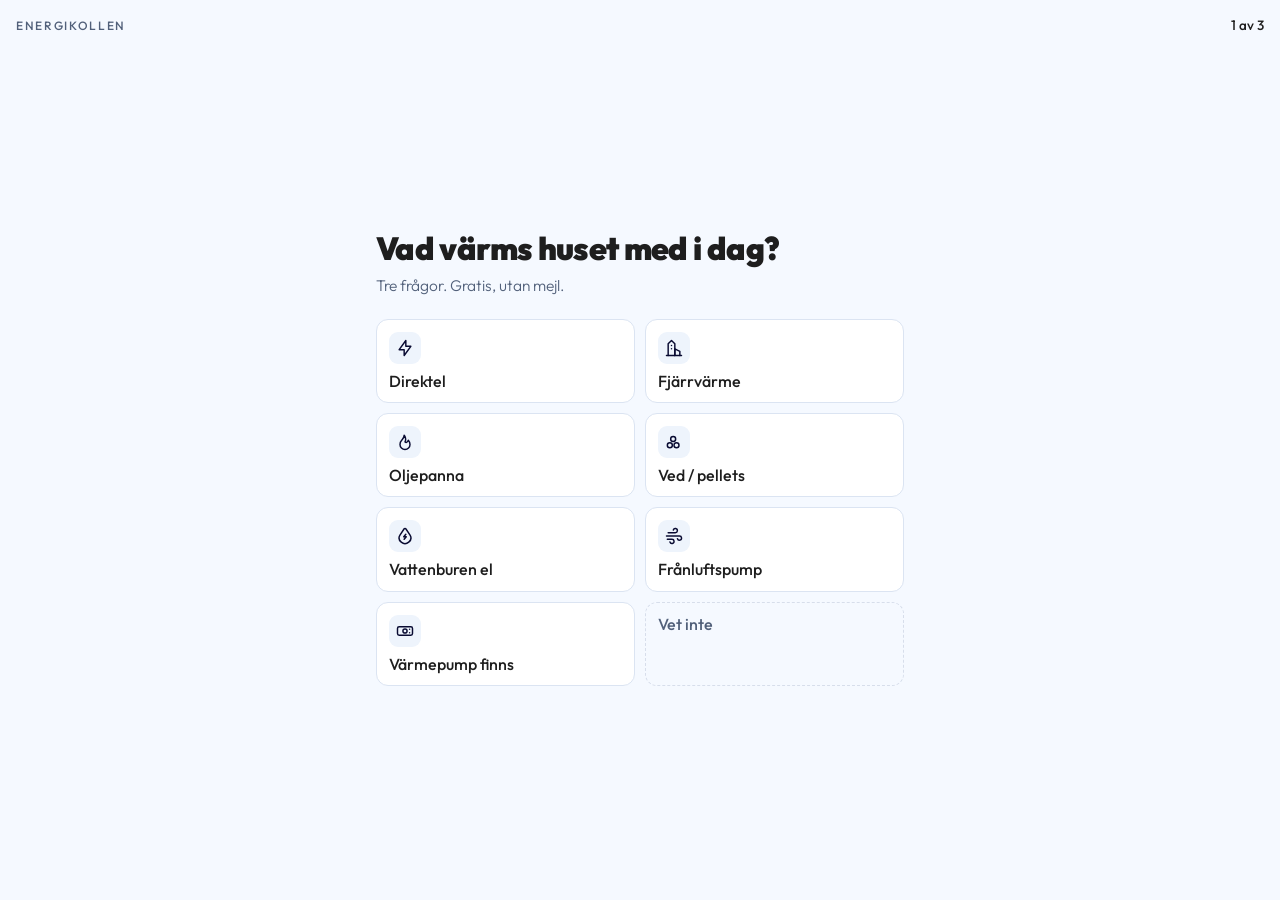
<file: next/index.html>
<!DOCTYPE html>
<html lang="sv">
<head>
<meta charset="utf-8">
<meta name="viewport" content="width=device-width, initial-scale=1">
<title>Energikollen: vad kostar det att värma ditt hus?</title>
<meta name="description" content="Tre snabba frågor. Se vad värmen kostar i ditt hus och vad som är värt att göra. Gratis, utan mejl. Försiktiga schabloner, ROT 30 procent på arbetet.">
<meta property="og:title" content="Energikollen: vad kostar det att värma ditt hus?">
<meta property="og:description" content="Tre snabba frågor. Se vad värmen kostar i ditt hus och vad som är värt att göra.">
<link rel="stylesheet" href="tool.css?v=1">
</head>
<body>

<a class="skip-link" href="#main">Hoppa till innehållet</a>

<header class="ek-chrome">
  <span class="ek-mark">Energikollen</span>
  <span class="ek-progress" id="ekProgress">1 av 3</span>
</header>
<button type="button" class="ek-back" id="ekBack" aria-label="Föregående fråga" hidden>
  <svg viewBox="0 0 24 24" fill="none" stroke="currentColor" stroke-width="1.75" stroke-linecap="round" stroke-linejoin="round" aria-hidden="true"><path d="M15 6l-6 6l6 6"/></svg>
</button>

<main id="main">

  <!-- ============ Q1 — the branch driver (never skippable) ============ -->
  <section class="view is-active" id="view-q1" aria-labelledby="q1-h">
    <div class="view-body">
      <h1 class="q-title" id="q1-h" tabindex="-1">Vad värms huset med i dag?</h1>
      <p class="q-sub">Tre frågor. Gratis, utan mejl.</p>

      <div class="q-options q-options--icons" id="q1Grid" role="radiogroup" aria-labelledby="q1-h">
        <button type="button" class="opt-card" role="radio" aria-checked="false" data-value="direktel">
          <span class="opt-ic" aria-hidden="true"><svg viewBox="0 0 24 24" fill="none" stroke="currentColor" stroke-width="1.75" stroke-linecap="round" stroke-linejoin="round"><path d="M13 3v7h6l-8 11v-7H5l8-11z"/></svg></span>
          <span class="opt-lbl">Direktel</span>
          <svg class="opt-check" viewBox="0 0 24 24" fill="none" stroke="currentColor" stroke-width="2.2" stroke-linecap="round" stroke-linejoin="round" aria-hidden="true"><path d="M5 12l5 5l10 -10"/></svg>
        </button>
        <button type="button" class="opt-card" role="radio" aria-checked="false" data-value="fjarrvarme">
          <span class="opt-ic" aria-hidden="true"><svg viewBox="0 0 24 24" fill="none" stroke="currentColor" stroke-width="1.75" stroke-linecap="round" stroke-linejoin="round"><path d="M3 21h18"/><path d="M5 21V7l4-4 4 4v14"/><path d="M13 21v-8l6 3v5"/><path d="M9 9h.01"/><path d="M9 13h.01"/></svg></span>
          <span class="opt-lbl">Fjärrvärme</span>
          <svg class="opt-check" viewBox="0 0 24 24" fill="none" stroke="currentColor" stroke-width="2.2" stroke-linecap="round" stroke-linejoin="round" aria-hidden="true"><path d="M5 12l5 5l10 -10"/></svg>
        </button>
        <button type="button" class="opt-card" role="radio" aria-checked="false" data-value="olja">
          <span class="opt-ic" aria-hidden="true"><svg viewBox="0 0 24 24" fill="none" stroke="currentColor" stroke-width="1.75" stroke-linecap="round" stroke-linejoin="round"><path d="M12 12c2-2.96 0-7-1-8c0 3.04-1.77 4.74-3 6c-1.23 1.26-2 3.24-2 5a6 6 0 1 0 12 0c0-1.53-1.06-3.94-2-5c-1.79 3-2.79 3-4 2z"/></svg></span>
          <span class="opt-lbl">Oljepanna</span>
          <svg class="opt-check" viewBox="0 0 24 24" fill="none" stroke="currentColor" stroke-width="2.2" stroke-linecap="round" stroke-linejoin="round" aria-hidden="true"><path d="M5 12l5 5l10 -10"/></svg>
        </button>
        <button type="button" class="opt-card" role="radio" aria-checked="false" data-value="vedpellets">
          <span class="opt-ic" aria-hidden="true"><svg viewBox="0 0 24 24" fill="none" stroke="currentColor" stroke-width="1.75" stroke-linecap="round" stroke-linejoin="round"><circle cx="7" cy="16" r="3"/><circle cx="15" cy="16" r="3"/><circle cx="11" cy="8.5" r="3"/></svg></span>
          <span class="opt-lbl">Ved / pellets</span>
          <svg class="opt-check" viewBox="0 0 24 24" fill="none" stroke="currentColor" stroke-width="2.2" stroke-linecap="round" stroke-linejoin="round" aria-hidden="true"><path d="M5 12l5 5l10 -10"/></svg>
        </button>
        <button type="button" class="opt-card" role="radio" aria-checked="false" data-value="vattenburenEl">
          <span class="opt-ic" aria-hidden="true"><svg viewBox="0 0 24 24" fill="none" stroke="currentColor" stroke-width="1.75" stroke-linecap="round" stroke-linejoin="round"><path d="M7.5 19.42c2.6 2.11 6.4 2.11 9 0c2.6-2.1 3.26-5.71 1.57-8.55l-4.89-7.26c-.42-.62-1.29-.8-1.94-.4a1.38 1.38 0 0 0-.41.4l-4.89 7.26c-1.7 2.84-1.04 6.44 1.56 8.55z"/><path d="M13 10l-2.5 3h3L11 16"/></svg></span>
          <span class="opt-lbl">Vattenburen el</span>
          <svg class="opt-check" viewBox="0 0 24 24" fill="none" stroke="currentColor" stroke-width="2.2" stroke-linecap="round" stroke-linejoin="round" aria-hidden="true"><path d="M5 12l5 5l10 -10"/></svg>
        </button>
        <button type="button" class="opt-card" role="radio" aria-checked="false" data-value="franluft">
          <span class="opt-ic" aria-hidden="true"><svg viewBox="0 0 24 24" fill="none" stroke="currentColor" stroke-width="1.75" stroke-linecap="round" stroke-linejoin="round"><path d="M5 8h8.5a2.5 2.5 0 1 0-2.34-3.24"/><path d="M3 12h15.5a2.5 2.5 0 1 1-2.34 3.24"/><path d="M4 16h5.5a2.5 2.5 0 1 1-2.34 3.24"/></svg></span>
          <span class="opt-lbl">Frånluftspump</span>
          <svg class="opt-check" viewBox="0 0 24 24" fill="none" stroke="currentColor" stroke-width="2.2" stroke-linecap="round" stroke-linejoin="round" aria-hidden="true"><path d="M5 12l5 5l10 -10"/></svg>
        </button>
        <button type="button" class="opt-card" role="radio" aria-checked="false" data-value="pump">
          <span class="opt-ic" aria-hidden="true"><svg viewBox="0 0 24 24" fill="none" stroke="currentColor" stroke-width="1.75" stroke-linecap="round" stroke-linejoin="round"><rect x="3" y="7" width="18" height="10" rx="2"/><circle cx="12" cy="12" r="2.5"/><path d="M17.5 10h.01"/><path d="M17.5 14h.01"/></svg></span>
          <span class="opt-lbl">Värmepump finns</span>
          <svg class="opt-check" viewBox="0 0 24 24" fill="none" stroke="currentColor" stroke-width="2.2" stroke-linecap="round" stroke-linejoin="round" aria-hidden="true"><path d="M5 12l5 5l10 -10"/></svg>
        </button>
        <button type="button" class="opt-card opt-card--quiet" role="radio" aria-checked="false" data-value="vetinte">
          <span class="opt-lbl">Vet inte</span>
        </button>
      </div>

      <!-- "Värmepump finns" → pump-kind sub-chips (S-12) -->
      <div class="q-follow" id="q1PumpKind" role="group" aria-labelledby="q1pkLbl" hidden>
        <p class="q-follow-lbl" id="q1pkLbl">Vilken sorts pump?</p>
        <div class="chip-row">
          <button type="button" class="chip" data-pumpkind="luftluftCur">Luft-luft</button>
          <button type="button" class="chip" data-pumpkind="luftvattenCur">Luft-vatten</button>
          <button type="button" class="chip" data-pumpkind="bergvarmeCur">Bergvärme</button>
        </div>
      </div>

      <p class="q-ack" id="q1Ack" role="status" hidden></p>

      <!-- komplement follow-up (same screen, after primary tap) -->
      <div class="q-follow" id="q1Follow" role="group" aria-labelledby="q1fLbl" hidden>
        <p class="q-follow-lbl" id="q1fLbl">Värmer något mer?</p>
        <div class="chip-row">
          <button type="button" class="chip" aria-pressed="false" data-comp="kamin">Braskamin</button>
          <button type="button" class="chip" aria-pressed="false" data-comp="luftluftCur">Luft-luft</button>
        </div>
        <button type="button" class="btn-advance" id="q1Next">Nej, bara det</button>
      </div>
    </div>
  </section>

  <!-- ============ Q2 — storlek ============ -->
  <section class="view" id="view-q2" aria-labelledby="q2-h" hidden>
    <div class="view-body">
      <h1 class="q-title" id="q2-h" tabindex="-1">Hur stort är huset?</h1>
      <p class="q-sub">Ungefär räcker.</p>
      <div class="q-options q-options--bands" role="radiogroup" aria-labelledby="q2-h" data-q="m2">
        <button type="button" class="opt-card opt-card--band" role="radio" aria-checked="false" data-value="b1"><span class="opt-lbl">Under 100 m²</span></button>
        <button type="button" class="opt-card opt-card--band" role="radio" aria-checked="false" data-value="b2"><span class="opt-lbl">100-150 m²</span></button>
        <button type="button" class="opt-card opt-card--band" role="radio" aria-checked="false" data-value="b3"><span class="opt-lbl">150-200 m²</span></button>
        <button type="button" class="opt-card opt-card--band" role="radio" aria-checked="false" data-value="b4"><span class="opt-lbl">Över 200 m²</span></button>
      </div>
      <button type="button" class="ek-skip" data-skipfrom="q2">Hoppa till resultatet</button>
      <div class="ek-trace" aria-hidden="true"></div>
    </div>
  </section>

  <!-- ============ Q3 — byggår ============ -->
  <section class="view" id="view-q3" aria-labelledby="q3-h" hidden>
    <div class="view-body">
      <h1 class="q-title" id="q3-h" tabindex="-1">När är det byggt, ungefär?</h1>
      <div class="q-options q-options--bands" role="radiogroup" aria-labelledby="q3-h" data-q="era">
        <button type="button" class="opt-card opt-card--band" role="radio" aria-checked="false" data-value="e1"><span class="opt-lbl">Före 1940</span></button>
        <button type="button" class="opt-card opt-card--band" role="radio" aria-checked="false" data-value="e2"><span class="opt-lbl">1940-1990</span></button>
        <button type="button" class="opt-card opt-card--band" role="radio" aria-checked="false" data-value="e3"><span class="opt-lbl">1990-2010</span></button>
        <button type="button" class="opt-card opt-card--band" role="radio" aria-checked="false" data-value="e4"><span class="opt-lbl">Efter 2010</span></button>
        <button type="button" class="opt-card opt-card--band opt-card--quiet" role="radio" aria-checked="false" data-value="x"><span class="opt-lbl">Vet inte</span></button>
      </div>
      <p class="q-ack" id="q3Ack" role="status" hidden></p>
      <button type="button" class="ek-skip" data-skipfrom="q3">Hoppa till resultatet</button>
      <div class="ek-trace" aria-hidden="true"></div>
    </div>
  </section>

  <!-- ============ Q3b — conditional: vattenburet ============ -->
  <section class="view" id="view-q3b" aria-labelledby="q3b-h" hidden>
    <div class="view-body">
      <h1 class="q-title" id="q3b-h" tabindex="-1">Finns element med vatten i?</h1>
      <p class="q-sub">Radiatorer med vattenburen värme.</p>
      <div class="q-options q-options--bands q-options--three" role="radiogroup" aria-labelledby="q3b-h" data-q="vb">
        <button type="button" class="opt-card opt-card--band" role="radio" aria-checked="false" data-value="1"><span class="opt-lbl">Ja</span></button>
        <button type="button" class="opt-card opt-card--band" role="radio" aria-checked="false" data-value="0"><span class="opt-lbl">Nej</span></button>
        <button type="button" class="opt-card opt-card--band" role="radio" aria-checked="false" data-value="x"><span class="opt-lbl">Vet inte</span></button>
      </div>
      <button type="button" class="ek-skip" data-skipfrom="q3b">Hoppa till resultatet</button>
      <div class="ek-trace" aria-hidden="true"></div>
    </div>
  </section>

  <!-- ============ Q4 — optional: årsförbrukning ============ -->
  <section class="view" id="view-q4" aria-labelledby="q4-h" hidden>
    <div class="view-body">
      <h1 class="q-title" id="q4-h" tabindex="-1">Vet du ungefär vad huset drar per år?</h1>
      <p class="q-sub">Med din riktiga siffra blir kalkylen skarpare. Annars räknar vi försiktigt.</p>
      <div class="q-options q-options--stack" role="radiogroup" aria-labelledby="q4-h" data-q="q4">
        <button type="button" class="opt-card opt-card--band" role="radio" aria-checked="false" data-value="kr"><span class="opt-lbl">Ja, i kronor</span></button>
        <div class="q4-field" id="q4FieldKr" hidden>
          <label class="sr-only" for="q4InputKr">Årskostnad i kronor</label>
          <div class="q4-fieldrow">
            <input class="field" id="q4InputKr" type="number" inputmode="numeric" min="0" max="120000" step="100" placeholder="t.ex. 25 000" aria-describedby="q4Note">
            <span class="q4-unit">kr per år</span>
          </div>
          <p class="q4-note" id="q4Note" role="status" hidden></p>
          <button type="button" class="btn-advance" id="q4UseKr">Använd min siffra</button>
        </div>
        <button type="button" class="opt-card opt-card--band" role="radio" aria-checked="false" data-value="kwh"><span class="opt-lbl">Ja, i kWh</span></button>
        <div class="q4-field" id="q4FieldKwh" hidden>
          <label class="sr-only" for="q4InputKwh">Årsförbrukning i kilowattimmar</label>
          <div class="q4-fieldrow">
            <input class="field" id="q4InputKwh" type="number" inputmode="numeric" min="0" max="120000" step="100" placeholder="t.ex. 20 000" aria-describedby="q4NoteKwh">
            <span class="q4-unit">kWh per år</span>
          </div>
          <p class="q4-note" id="q4NoteKwh" role="status" hidden></p>
          <button type="button" class="btn-advance" id="q4UseKwh">Använd min siffra</button>
        </div>
        <button type="button" class="opt-card opt-card--band" role="radio" aria-checked="false" data-value="skip"><span class="opt-lbl">Vet inte</span></button>
      </div>
      <div class="ek-trace" aria-hidden="true"></div>
    </div>
  </section>

  <!-- ============ THE REVEAL — one living page, built as an argument ============ -->
  <section class="view view--reveal" id="view-reveal" aria-labelledby="anchorH" hidden>
    <div class="rev">

      <!-- R1 verdict -->
      <p class="verdict" id="verdict" tabindex="-1"></p>

      <!-- R2 anchor: the midnight plate (Direction A) -->
      <section class="anchor" aria-labelledby="anchorH">
        <div class="anchor-head">
          <h2 class="anchor-h" id="anchorH">Så använder ditt hus energi i dag</h2>
          <span class="ownbadge" id="ownBadge" hidden>Din egen siffra</span>
        </div>
        <p class="anchor-num" id="anchorNum">&#8212;</p>
        <p class="anchor-sub" id="anchorSub">uppvärmning och varmvatten</p>
        <div class="storybar" id="storyBar" aria-hidden="true">
          <span class="sb-seg sb-heat"></span><span class="sb-seg sb-vv"></span><span class="sb-seg sb-house"></span>
        </div>
        <ul class="sb-legend" id="sbLegend">
          <li><i class="sb-dot sb-dot-heat" aria-hidden="true"></i>Uppvärmning <b id="sbHeatKr">&#8212;</b></li>
          <li><i class="sb-dot sb-dot-vv" aria-hidden="true"></i>Varmvatten <b id="sbVvKr">&#8212;</b></li>
          <li class="sb-house-row"><i class="sb-dot sb-dot-house" aria-hidden="true"></i>Hushållsel <b id="sbHouseKr">&#8212;</b> <span>den rör vi inte</span></li>
        </ul>
        <p class="anchor-note" id="bandNote" hidden></p>
        <span class="anchor-mark" aria-hidden="true">ampy.se</span>
      </section>

      <!-- R3 house chips (the editable trace) -->
      <div class="chips-wrap">
        <div class="chips" id="chips" role="group" aria-label="Dina svar"></div>
        <div class="chip-pop" id="chipPop" hidden></div>
      </div>

      <!-- R4 åtgärdsstegen -->
      <section class="ladder" aria-labelledby="ladderH" id="ladderSec">
        <div class="ladder-head">
          <h2 class="ladder-h" id="ladderH">Vad som är värt att göra</h2>
          <div class="lever" id="lever" role="radiogroup" aria-label="Visa åtgärder för budget">
            <button type="button" role="radio" aria-checked="true" data-lever="all">Alla</button>
            <button type="button" role="radio" aria-checked="false" data-lever="r0">Under 15 tkr</button>
            <button type="button" role="radio" aria-checked="false" data-lever="r1">Under 60 tkr</button>
          </div>
        </div>
        <div id="ladder"></div>
      </section>

      <!-- R5 Finjustera -->
      <details class="fine" id="fine">
        <summary class="fine-sum">Finjustera <span class="fine-hint">boende, temperatur, elområde, din siffra</span></summary>
        <div class="fine-body" id="fineBody"></div>
      </details>

      <!-- R6 CTA + inline lead form (the earned ask) -->
      <section class="claim">
        <button type="button" class="cta" id="ctaBtn" aria-expanded="false" aria-controls="lead">Få en plan för ditt hus</button>
        <p class="claim-foot">Kostnadsfritt. Vi jobbar i Stockholmsområdet i dag.</p>
        <div class="lead" id="lead" hidden>
          <div class="lead-body">
            <button type="button" class="leadclose" id="leadClose" aria-label="Stäng formuläret">
              <svg viewBox="0 0 24 24" fill="none" stroke="currentColor" stroke-width="1.75" stroke-linecap="round" aria-hidden="true"><path d="M18 6L6 18"/><path d="M6 6l12 12"/></svg>
            </button>
            <div class="lead-eyebrow">Få en plan</div>
            <h3 class="lead-title">Vi räknar på just ditt hus</h3>
            <p class="lead-sub">Våra behöriga elektriker hör av sig med ett förslag för ditt hus, oftast inom en arbetsdag. Kostnadsfritt och utan förbindelse.</p>
            <form id="leadForm" novalidate>
              <label class="lead-lbl" for="leadName">Namn</label>
              <input class="lead-field" type="text" id="leadName" name="name" autocomplete="name" required aria-describedby="errName">
              <p class="field-err" id="errName" hidden></p>

              <label class="lead-lbl" for="leadPhone">Telefon</label>
              <input class="lead-field" type="tel" id="leadPhone" name="phone" autocomplete="tel" required aria-describedby="errPhone">
              <p class="field-err" id="errPhone" hidden></p>

              <label class="lead-lbl" for="leadZip">Postnummer</label>
              <input class="lead-field" type="text" id="leadZip" name="zip" inputmode="numeric" autocomplete="postal-code" maxlength="6" required aria-describedby="errZip">
              <p class="field-err" id="errZip" hidden></p>

              <label class="lead-lbl" for="leadEmail">E-post <span class="lead-opt">valfritt</span></label>
              <input class="lead-field" type="email" id="leadEmail" name="email" autocomplete="email" aria-describedby="errEmail">
              <p class="field-err" id="errEmail" hidden></p>

              <!-- honeypot (hidden from humans) -->
              <div class="hp" aria-hidden="true">
                <label for="leadCompany">Lämna tomt</label>
                <input type="text" id="leadCompany" name="company" tabindex="-1" autocomplete="off">
              </div>

              <label class="lead-gdpr">
                <input type="checkbox" id="leadGdpr" name="gdpr" required aria-describedby="errGdpr">
                <span>Jag godkänner att Ampy hör av sig om min förfrågan.</span>
              </label>
              <p class="field-err" id="errGdpr" hidden></p>

              <button type="submit" class="cta cta--submit">Skicka förfrågan</button>
              <p class="lead-err" id="leadErr" hidden></p>
            </form>
            <div class="lead-success" id="leadSuccess" hidden>
              <svg viewBox="0 0 24 24" fill="none" stroke="currentColor" stroke-width="1.75" stroke-linecap="round" stroke-linejoin="round" aria-hidden="true"><circle cx="12" cy="12" r="9"/><path d="M8 12l3 3l5 -6"/></svg>
              <p>Tack. Vi hör av oss med ett underlag för ditt hus, oftast inom en arbetsdag.</p>
            </div>
          </div>
        </div>
      </section>

      <!-- R7 metod (the curve's new home) -->
      <details class="method" id="method">
        <summary>Så har vi räknat</summary>
        <div class="method-body">
          <p id="methodText">Vi räknar försiktigt. Värmebehovet uppskattas från boyta och byggår med offentliga schabloner från Energimyndigheten, eller från din egen siffra när du anger den. Värmepumpar räknas på verklig årsvärmefaktor från fälttester, aldrig tillverkarnas energimärkning. Luftvärmepumpar tappar verkningsgrad i kyla. Kurvan nedan visar hur det slår månad för månad. Avdraget är ROT, 30 procent på arbetskostnaden, aldrig grön teknik. Solel, batteri och stödtjänster ligger aldrig i huvudsiffran. Rangordningen är enkel: vi tar bort det som inte går att installera i ditt hus och sorterar resten på återbetalningstid efter ROT, grupperat efter investeringens storlek. Allt visas som spann, eftersom schabloner kan slå fel. Det här är uppskattningar, inte ett erbjudande.</p>
          <figure class="method-curve">
            <svg id="curve" viewBox="0 0 372 196" role="img" aria-labelledby="curveT curveD">
              <title id="curveT">Kostnad månad för månad</title>
              <desc id="curveD">Nuvarande uppvärmning toppar i februari. En luftvärmepump tappar i kyla, därför vidgas bandet på vintern. Bergvärme ligger stabilt.</desc>
            </svg>
            <figcaption id="curveCap">Luftpumpens tapp i kyla, månad för månad. Det är beviset för raden på korten ovan.</figcaption>
          </figure>
          <p class="method-gaps" id="methodGaps">Vissa schabloner väntar på slutlig signering och är satta i försiktigaste änden.</p>
        </div>
      </details>

      <!-- R8 dela -->
      <section class="share">
        <button type="button" class="share-btn" id="shareBtn">
          <svg viewBox="0 0 24 24" fill="none" stroke="currentColor" stroke-width="1.75" stroke-linecap="round" stroke-linejoin="round" aria-hidden="true"><circle cx="6" cy="12" r="2.4"/><circle cx="18" cy="6" r="2.4"/><circle cx="18" cy="18" r="2.4"/><path d="M8.2 10.9l7.5-3.8"/><path d="M8.2 13.1l7.5 3.8"/></svg>
          <span id="shareLbl">Dela din kalkyl</span>
        </button>
      </section>

      <!-- R9 foot (the ONE disclaimer, said once) -->
      <p class="foot-line">Försiktiga schabloner, inte ett erbjudande. Din verkliga siffra kan bli både högre och lägre.</p>

    </div>
  </section>
</main>

<noscript>
  <div class="noscript">
    <h1>Energikollen: vad kostar det att värma ditt hus?</h1>
    <p>Tre snabba frågor. Se vad värmen kostar i ditt hus och vad som är värt att göra. Gratis, utan mejl.</p>
    <p>Verktyget behöver JavaScript. Så här räknar det: värmebehovet uppskattas från boyta och byggår med offentliga schabloner från Energimyndigheten, eller från din egen siffra. Värmepumpar räknas på verklig årsvärmefaktor från fälttester, aldrig tillverkarnas energimärkning. Avdraget är ROT, 30 procent på arbetskostnaden, aldrig grön teknik. Allt visas som spann.</p>
    <p>Åtgärderna verktyget rangordnar för ditt hus:</p>
    <ul>
      <li>Behåll det du har</li>
      <li>Smart styrning av värmen</li>
      <li>Luft-luft värmepump som komplement</li>
      <li>Luft-vatten värmepump</li>
      <li>Bergvärme</li>
      <li>Kamin som spets de kallaste dagarna</li>
    </ul>
    <p><a href="https://ampy.se/kontakt/">Kontakta Ampy</a> så räknar vi på just ditt hus. Kostnadsfritt. Vi jobbar i Stockholmsområdet i dag.</p>
  </div>
</noscript>

<!-- 6-layer chassis: data -> engine -> rank -> app -->
<script src="data.js?v=1"></script>
<script src="engine.js?v=1"></script>
<script src="rank.js?v=1"></script>
<script src="app.js?v=1"></script>
</body>
</html>
</file>
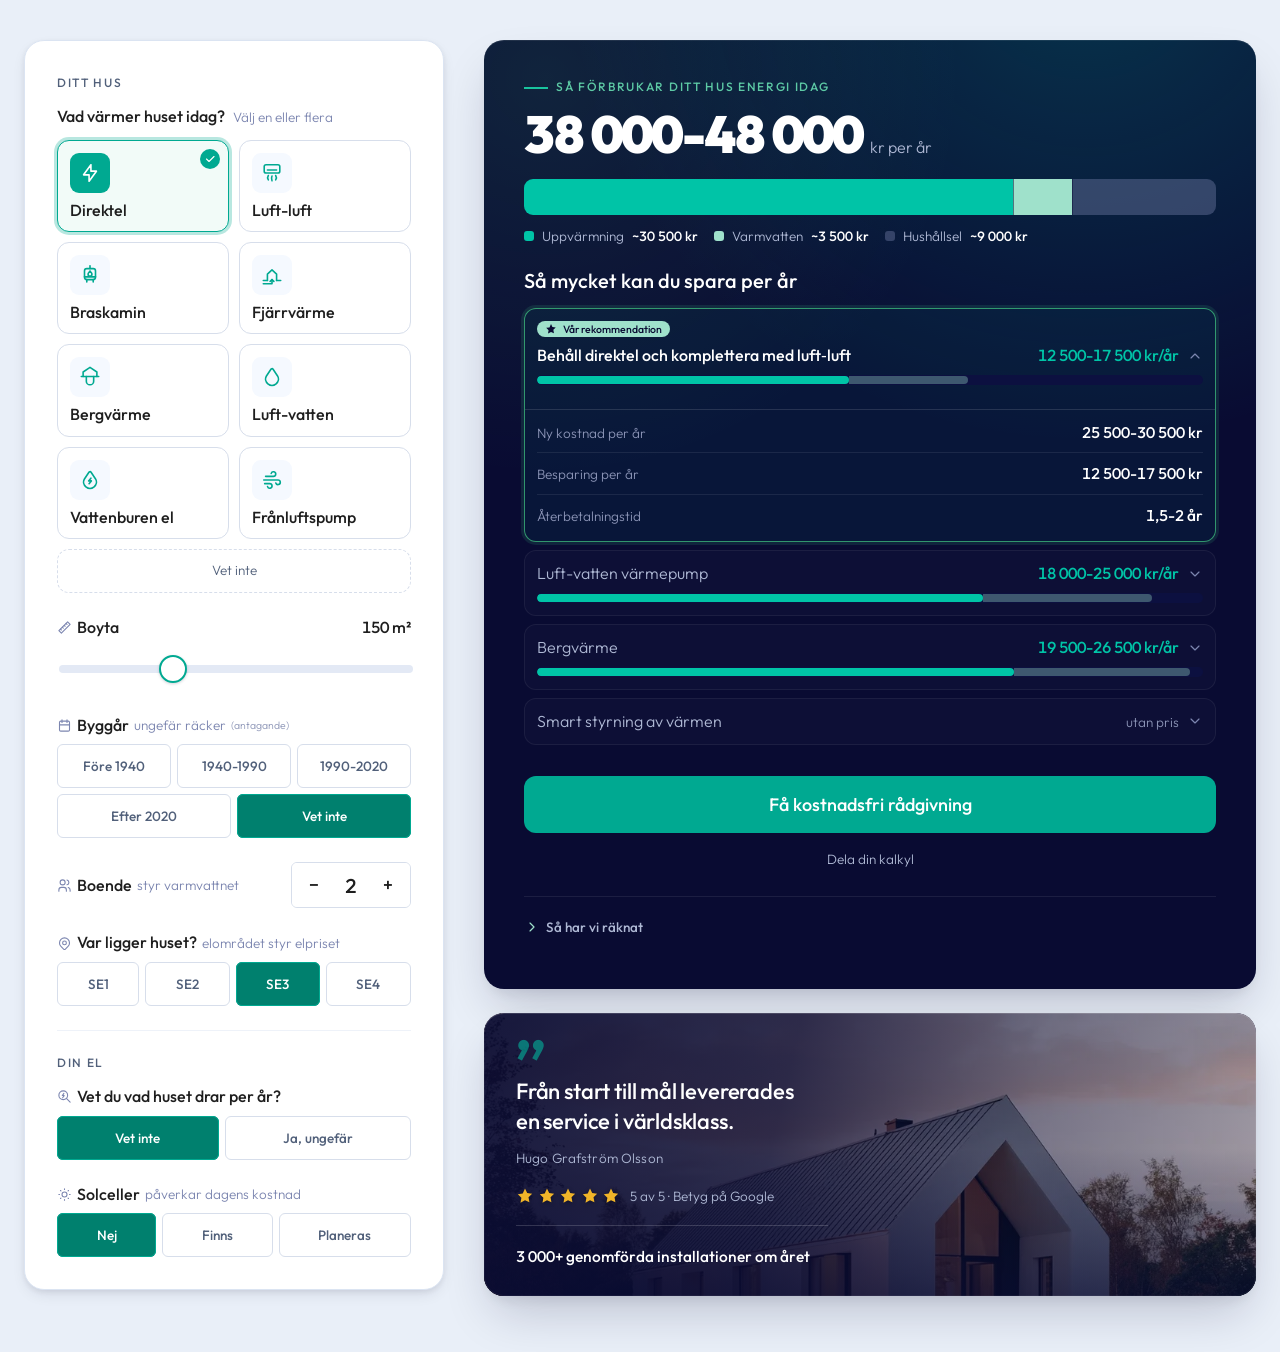
<file: vB/index.html>
<!DOCTYPE html>
<html lang="sv">
<head>
<meta charset="utf-8">
<meta name="viewport" content="width=device-width, initial-scale=1, viewport-fit=cover">
<title>Energikalkylatorn: vad kostar det att värma ditt hus?</title>
<meta name="description" content="Räkna på ditt hus och se vad som är värt att göra. Ärliga siffror, räknat försiktigt.">

<!-- Open Graph / social share unfurl (Facebook, LinkedIn, iMessage, WhatsApp) -->
<meta property="og:type" content="website">
<meta property="og:site_name" content="Ampy">
<meta property="og:locale" content="sv_SE">
<meta property="og:url" content="https://julius447.github.io/Energycalc/vB/">
<meta property="og:title" content="Betalar du för mycket för elen?">
<meta property="og:description" content="Räkna på ditt hus och se vad som är värt att göra. Ärliga siffror, räknat försiktigt.">
<meta property="og:image" content="https://julius447.github.io/Energycalc/vB/og.png?v=2">
<meta property="og:image:width" content="1200">
<meta property="og:image:height" content="630">
<meta property="og:image:alt" content="Ampy Energikalkylatorn — betalar du för mycket för elen?">
<meta name="twitter:card" content="summary_large_image">
<meta name="twitter:title" content="Betalar du för mycket för elen?">
<meta name="twitter:description" content="Räkna på ditt hus och se vad som är värt att göra. Ärliga siffror, räknat försiktigt.">
<meta name="twitter:image" content="https://julius447.github.io/Energycalc/vB/og.png?v=2">

<link rel="icon" href="data:image/svg+xml,%3Csvg xmlns='http://www.w3.org/2000/svg' viewBox='0 0 64 64'%3E%3Crect width='64' height='64' rx='14' fill='%23090b32'/%3E%3Cpath d='M36 10 20 36h10L28 54 44 28H34Z' fill='%2300c4a7'/%3E%3C/svg%3E">

<!-- perf: preload the three Outfit weights before the CSS asks for them -->
<link rel="preload" href="../fonts/Outfit-Light.woff2" as="font" type="font/woff2" crossorigin>
<link rel="preload" href="../fonts/Outfit-Medium.woff2" as="font" type="font/woff2" crossorigin>
<link rel="preload" href="../fonts/Outfit-Black.woff2" as="font" type="font/woff2" crossorigin>
<link rel="stylesheet" href="tool.css?v=36">
</head>
<body>
<div class="page">
  <div class="tool" id="ampyTool">

    <!-- the headline lives in the site-built hero above the tool; the standalone
         page keeps an sr-only h1 for a11y/SEO -->
    <h1 class="sr-only">Energikalkylatorn</h1>

    <noscript><p class="noscript-note">Kalkylatorn behöver JavaScript för att räkna. Slå på JavaScript i webbläsaren och ladda om sidan.</p></noscript>

    <div class="panes">

      <!-- ============ LEFT: INPUT CARD (V7 — 7 controls, flat, zero keyboards) ============ -->
      <form class="input" id="inputForm" autocomplete="off" novalidate>

        <div class="gear" data-gear="n1">
          <div class="gearhead">Ditt hus</div>

          <!-- 1. the ONE merged heat list (L2): all eleven cards, multi-select -->
          <fieldset class="heatpicker" id="heatPicker">
            <legend class="hp-legend">Vad värmer huset idag?<span class="hp-legend-soft">Välj en eller flera</span></legend>
            <div class="hp-grid" id="hpGrid" role="group" aria-describedby="hpHint"><!-- cards built by app.js --></div>
            <p class="hp-hint" id="hpHint" role="status" aria-live="polite" hidden></p>
            <div class="hp-shares" id="hpShares" hidden>
              <div class="hp-shares-head">Hur mycket värmer var och en?</div>
              <p class="hp-summary" id="hpSummary" role="status" aria-live="polite"></p>
            </div>
            <p class="capnote" id="complementCapNote" role="status" aria-live="polite" hidden>Komplementen täcker tillsammans högst 70 % av värmen.</p>
          </fieldset>

          <!-- 2. boyta (KEEP) -->
          <div class="lbl lbl-row">
            <span><svg viewBox="0 0 24 24" fill="none" stroke="currentColor" stroke-width="1.75" stroke-linecap="round" stroke-linejoin="round" aria-hidden="true"><path d="M17 3l4 4l-14 14l-4 -4z"/><path d="M16 7l-1.5 -1.5"/><path d="M13 10l-1.5 -1.5"/><path d="M10 13l-1.5 -1.5"/><path d="M7 16l-1.5 -1.5"/></svg>Boyta</span>
            <output id="areaOut" for="areaSlider" class="lbl-val">150 m²</output>
          </div>
          <input type="range" id="areaSlider" data-input="area" class="range"
                 min="40" max="400" step="10" value="150"
                 aria-label="Boyta i kvadratmeter">

          <!-- 3. byggår (KEEP) -->
          <div class="lbl"><svg viewBox="0 0 24 24" fill="none" stroke="currentColor" stroke-width="1.75" stroke-linecap="round" stroke-linejoin="round" aria-hidden="true"><path d="M4 7a2 2 0 0 1 2 -2h12a2 2 0 0 1 2 2v12a2 2 0 0 1 -2 2h-12a2 2 0 0 1 -2 -2z"/><path d="M16 3v4"/><path d="M8 3v4"/><path d="M4 11h16"/></svg>Byggår <span class="lbl-soft">ungefär räcker</span> <span class="antag" id="eraAsm">(antagande)</span></div>
          <div class="seg seg-wrap" id="eraSeg" role="radiogroup" aria-label="Byggår"></div>

          <!-- 4. boende (moved up from the dead reveal) -->
          <div class="lbl lbl-row">
            <span><svg viewBox="0 0 24 24" fill="none" stroke="currentColor" stroke-width="1.75" stroke-linecap="round" stroke-linejoin="round" aria-hidden="true"><path d="M9 7m-4 0a4 4 0 1 0 8 0a4 4 0 1 0 -8 0"/><path d="M3 21v-2a4 4 0 0 1 4 -4h4a4 4 0 0 1 4 4v2"/><path d="M16 3.13a4 4 0 0 1 0 7.75"/><path d="M21 21v-2a4 4 0 0 0 -3 -3.85"/></svg>Boende <span class="lbl-soft">styr varmvattnet</span></span>
            <span class="stepper">
              <button type="button" class="stepbtn" data-step="occupants" data-dir="-1" aria-label="Minska antal boende">−</button>
              <output id="occOut" class="stepval" aria-live="polite">2</output>
              <button type="button" class="stepbtn" data-step="occupants" data-dir="1" aria-label="Öka antal boende">+</button>
            </span>
          </div>
          <input type="hidden" id="occupantsField" data-input="occupants" value="2">

          <!-- 5. elområde (PROMOTED, relabelled) -->
          <div class="lbl"><svg viewBox="0 0 24 24" fill="none" stroke="currentColor" stroke-width="1.75" stroke-linecap="round" stroke-linejoin="round" aria-hidden="true"><path d="M9 11a3 3 0 1 0 6 0a3 3 0 0 0 -6 0"/><path d="M17.657 16.657l-4.243 4.243a2 2 0 0 1 -2.827 0l-4.244 -4.243a8 8 0 1 1 11.314 0z"/></svg>Var ligger huset? <span class="lbl-soft">elområdet styr elpriset</span></div>
          <div class="seg" id="priceAreaSeg" role="radiogroup" aria-label="Elområde"></div>
        </div>

        <div class="gear" data-gear="n2">
          <div class="gearhead">Din el</div>

          <!-- 6. the own-figure kWh slider (L4 — the rebuilt override; all-electric stacks only) -->
          <div id="ownRow">
            <div class="lbl"><svg viewBox="0 0 24 24" fill="none" stroke="currentColor" stroke-width="1.75" stroke-linecap="round" stroke-linejoin="round" aria-hidden="true"><path d="M10 10m-7 0a7 7 0 1 0 14 0a7 7 0 1 0 -14 0"/><path d="M21 21l-6 -6"/><path d="M11 7l-2.5 3.5h3l-2.5 3.5"/></svg>Vet du vad huset drar per år?</div>
            <div class="seg" id="ownSeg" role="radiogroup" aria-label="Vet du husets årsförbrukning"></div>
            <div class="gear gear-collapsed" data-gear="own" id="gearOwn" hidden>
              <div class="gear-inner">
                <div class="lbl lbl-row">
                  <span>Husets elförbrukning</span>
                  <output id="ownOut" for="ownSlider" class="lbl-val">20 000 kWh per år</output>
                </div>
                <input type="range" id="ownSlider" class="range"
                       min="5000" max="60000" step="500" value="20000"
                       aria-label="Husets elförbrukning i kilowattimmar per år">
                <p class="gearcopy">Ett normalstort elvärmt hus drar 15 000-25 000 kWh om året. Siffran står på elnätsfakturan.</p>
              </div>
            </div>
          </div>

          <!-- 7. solceller (L6 — Nej / Finns / Planeras) -->
          <div class="lbl"><svg viewBox="0 0 24 24" fill="none" stroke="currentColor" stroke-width="1.75" stroke-linecap="round" stroke-linejoin="round" aria-hidden="true"><path d="M12 12m-4 0a4 4 0 1 0 8 0a4 4 0 1 0 -8 0"/><path d="M3 12h1"/><path d="M12 3v1"/><path d="M20 12h1"/><path d="M12 20v1"/><path d="M5.6 5.6l.7 .7"/><path d="M18.4 5.6l-.7 .7"/><path d="M17.7 17.7l.7 .7"/><path d="M6.3 17.7l-.7 .7"/></svg>Solceller <span class="lbl-soft">påverkar dagens kostnad</span></div>
          <div class="seg" id="solarSeg" role="radiogroup" aria-label="Solceller"></div>
          <div class="gear gear-collapsed" data-gear="sol" id="gearSol" hidden>
            <div class="gear-inner">
              <div class="lbl lbl-row">
                <span>Ungefärlig produktion</span>
                <output id="solarOut" for="solarSlider" class="lbl-val">8 000 kWh per år</output>
              </div>
              <input type="range" id="solarSlider" class="range"
                     min="2000" max="12000" step="500" value="8000"
                     aria-label="Ungefärlig solelsproduktion i kilowattimmar per år">
              <p class="gearcopy">En vanlig villaanläggning på 10 kW ger runt 9 000-11 000 kWh om året.</p>
            </div>
          </div>
        </div>
      </form>

      <!-- ============ RIGHT COLUMN: RESULT CARD + TRUST BLOCK ============ -->
      <div class="rightcol">
      <div class="result" id="result">

        <!-- A. head (#ownBadge deleted — R1) -->
        <div class="eyebrow-row">
          <span class="eyebrow" id="eyebrow">Så förbrukar ditt hus energi idag</span>
        </div>

        <!-- B. anchor (now the household-inclusive total, display only; breakdown = the legend below) -->
        <p class="anchor-num" id="anchorNum">&#8212;</p>

        <!-- C. story bar (KEEP + member-line upgrade — R2) -->
        <div class="storybar" id="storyBar" aria-hidden="true">
          <span class="sb-seg sb-heat"></span><span class="sb-seg sb-vv"></span><span class="sb-seg sb-house"></span>
        </div>
        <ul class="sb-legend">
          <li><i class="sb-dot sb-dot-heat" aria-hidden="true"></i>Uppvärmning <b id="sbHeatKr">&#8212;</b></li>
          <li><i class="sb-dot sb-dot-vv" aria-hidden="true"></i>Varmvatten <b id="sbVvKr">&#8212;</b></li>
          <li class="sb-house-row"><i class="sb-dot sb-dot-house" aria-hidden="true"></i>Hushållsel <b id="sbHouseKr">&#8212;</b></li>
        </ul>
        <p class="sb-mix" id="sbMix" hidden></p>

        <!-- D+E. SPARSTAPLARNA — savings bars + tap-to-expand rec (replaces #compare + #recs) -->
        <section class="spark" id="spark" aria-labelledby="sparkH">
          <h2 class="spark-h" id="sparkH">Så mycket kan du spara per år</h2>
          <div class="spark-list" id="sparkList" role="list"><!-- .sp-item rows built by app.js --></div>
        </section>

        <!-- sr-only live region (the ONE result announcer) -->
        <div class="sr-only" id="resultLive" aria-live="polite" aria-atomic="true"></div>

        <!-- F. CTA BLOCK: dominant primary + quiet share (desktop share opens a popover) -->
        <div class="ctablock">
          <button type="button" class="cta cta--primary" id="ctaBtn">Få kostnadsfri rådgivning</button>
          <div class="share-wrap">
            <button type="button" class="share-btn share-btn--quiet" id="shareBtn" aria-haspopup="menu" aria-expanded="false" aria-controls="sharePop">Dela din kalkyl</button>
            <div class="share-pop" id="sharePop" role="menu" aria-label="Dela din kalkyl" hidden>
              <button type="button" class="share-act" id="shareCopy" role="menuitem">
                <svg viewBox="0 0 24 24" fill="none" stroke="currentColor" stroke-width="1.75" stroke-linecap="round" stroke-linejoin="round" aria-hidden="true"><rect x="8" y="3" width="8" height="4" rx="1"/><path d="M16 4h2a2 2 0 0 1 2 2v14a2 2 0 0 1-2 2H6a2 2 0 0 1-2-2V6a2 2 0 0 1 2-2h2"/></svg>
                <span class="share-act-lbl">Kopiera länk</span>
              </button>
              <a class="share-act" id="shareMail" role="menuitem" href="#">
                <svg viewBox="0 0 24 24" fill="none" stroke="currentColor" stroke-width="1.75" stroke-linecap="round" stroke-linejoin="round" aria-hidden="true"><rect x="3" y="5" width="18" height="14" rx="2"/><path d="M3 7l9 6l9 -6"/></svg>
                <span class="share-act-lbl">Dela via mejl</span>
              </a>
              <a class="share-act" id="shareFb" role="menuitem" href="#" target="_blank" rel="noopener">
                <svg viewBox="0 0 24 24" fill="none" stroke="currentColor" stroke-width="1.75" stroke-linecap="round" stroke-linejoin="round" aria-hidden="true"><path d="M17 2h-3a5 5 0 0 0-5 5v3H6v4h3v8h4v-8h3l1-4h-4V7a1 1 0 0 1 1-1h3z"/></svg>
                <span class="share-act-lbl">Dela på Facebook</span>
              </a>
            </div>
          </div>
        </div>
        <p class="sr-only" id="shareLive" role="status"></p>

        <!-- F2. INLINE LEAD FORM (opens IN the midnight card, after CTA) -->
        <div class="lead-inline gear-collapsed" id="leadInline" hidden>
          <div class="gear-inner">
            <div class="lead-inline-body">
              <button type="button" class="leadclose" id="leadClose" aria-label="Stäng formuläret"><svg viewBox="0 0 24 24" fill="none" stroke="currentColor" stroke-width="1.75" stroke-linecap="round" stroke-linejoin="round" aria-hidden="true"><path d="M18 6l-12 12"/><path d="M6 6l12 12"/></svg></button>
              <h3 class="lead-title">En elektriker räknar på ditt hus</h3>
              <p class="lead-sub">Vi hör av oss inom en arbetsdag och ger dig en kostnadsfri rådgivning.</p>
              <form id="leadForm" novalidate>
                <label class="lead-lbl" for="leadName">Ditt namn <span class="lead-req" aria-hidden="true">*</span></label>
                <input class="lead-field" type="text" id="leadName" name="name" autocomplete="name" required aria-describedby="errName">
                <p class="field-err sr-only" id="errName" hidden></p>

                <label class="lead-lbl" for="leadPhone">Telefonnummer <span class="lead-req" aria-hidden="true">*</span></label>
                <input class="lead-field" type="tel" id="leadPhone" name="phone" autocomplete="tel" required aria-describedby="errPhone">
                <p class="field-err sr-only" id="errPhone" hidden></p>

                <label class="lead-lbl" for="leadZip">Postnummer <span class="lead-req" aria-hidden="true">*</span></label>
                <input class="lead-field" type="text" id="leadZip" name="zip" inputmode="numeric" autocomplete="postal-code" maxlength="6" required aria-describedby="errZip">
                <p class="field-err sr-only" id="errZip" hidden></p>

                <label class="lead-lbl" for="leadEmail">E-postadress <span class="lead-req" aria-hidden="true">*</span></label>
                <input class="lead-field" type="email" id="leadEmail" name="email" autocomplete="email" required aria-describedby="errEmail">
                <p class="field-err sr-only" id="errEmail" hidden></p>

                <!-- honeypot (hidden from humans) -->
                <div class="hp" aria-hidden="true">
                  <label for="leadCompany">Lämna tomt</label>
                  <!-- name must NEVER be an autofill token (company/organization/website…) —
                       browser autofill can fill off-screen fields and silently drop real leads -->
                  <input type="text" id="leadCompany" name="hp_extra" tabindex="-1" autocomplete="off">
                </div>

                <!-- Submit label A/B: shipped = "Boka kostnadsfri rådgivning".
                     Documented alternative for a future A/B (message-match with the heading):
                     "Ja, räkna på mitt hus" — if swapped, the consent line MUST quote the new label verbatim. -->
                <button type="submit" class="cta lead-submit">Boka kostnadsfri rådgivning</button>
                <p class="lead-consent">Genom att trycka på "Boka kostnadsfri rådgivning" samtycker jag till att Ampy behandlar mina personuppgifter enligt vår <a href="https://ampy.se/integritetspolicy/" target="_blank" rel="noopener">integritetspolicy</a>.</p>
                <p class="lead-err" id="leadErr" role="alert" hidden></p>
              </form>
              <div class="lead-success" id="leadSuccess" role="status" tabindex="-1" hidden>
                <svg viewBox="0 0 24 24" fill="none" stroke="currentColor" stroke-width="1.75" stroke-linecap="round" stroke-linejoin="round" aria-hidden="true"><path d="M12 12m-9 0a9 9 0 1 0 18 0a9 9 0 1 0 -18 0"/><path d="M9 12l2 2l4 -4"/></svg>
                <p>Tack. En elektriker hör av sig med ett förslag för ditt hus, oftast inom en arbetsdag. Under tiden kan du dela kalkylen med någon som borde se den.</p>
              </div>
            </div>
          </div>
        </div>

        <!-- G. METHODOLOGY (bullets + legal — the curve is GONE, R10) -->
        <details class="method">
          <summary><svg viewBox="0 0 24 24" fill="none" stroke="currentColor" stroke-width="1.75" stroke-linecap="round" stroke-linejoin="round" aria-hidden="true"><path d="M9 6l6 6l-6 6"/></svg> Så har vi räknat</summary>
          <div class="method-body">
            <div id="methodBody"></div>
          </div>
        </details>

      </div>

      <!-- ============ TRUST BLOCK (extern trovärdighet — owner-sanctioned facts only) ============
           A real Ampy dusk photo (trust-elinstallation.webp) is the surface, under a left-weighted
           midnight veil (guarantees AA white text; lets the gold stars pop). Same radius/shadow
           family as the result card, so the seam reads seamless. Content is owner-sanctioned only:
           verbatim Google review + real public reviewer + 5/5 + 3 000+/year. -->
      <aside class="trust" aria-label="Omdöme och erfarenhet">
        <img class="trust-photo" src="trust-elinstallation.webp" alt="" aria-hidden="true"
             width="1000" height="827" loading="lazy" decoding="async">
        <div class="trust-veil" aria-hidden="true"></div>
        <div class="trust-inner">
          <blockquote class="trust-quote">
            <span class="trust-mark" aria-hidden="true">&#8221;</span>
            <p>Från start till mål levererades en service i världsklass.</p>
            <cite class="trust-cite">Hugo Grafström Olsson</cite>
          </blockquote>
          <div class="trust-rating">
            <span class="trust-stars" aria-hidden="true">
              <svg viewBox="0 0 24 24" aria-hidden="true"><path d="M12 2l2.9 6.1 6.6.9-4.8 4.7 1.2 6.6L12 17.8 6 21l1.2-6.6L2.4 9.7l6.6-.9z"/></svg>
              <svg viewBox="0 0 24 24" aria-hidden="true"><path d="M12 2l2.9 6.1 6.6.9-4.8 4.7 1.2 6.6L12 17.8 6 21l1.2-6.6L2.4 9.7l6.6-.9z"/></svg>
              <svg viewBox="0 0 24 24" aria-hidden="true"><path d="M12 2l2.9 6.1 6.6.9-4.8 4.7 1.2 6.6L12 17.8 6 21l1.2-6.6L2.4 9.7l6.6-.9z"/></svg>
              <svg viewBox="0 0 24 24" aria-hidden="true"><path d="M12 2l2.9 6.1 6.6.9-4.8 4.7 1.2 6.6L12 17.8 6 21l1.2-6.6L2.4 9.7l6.6-.9z"/></svg>
              <svg viewBox="0 0 24 24" aria-hidden="true"><path d="M12 2l2.9 6.1 6.6.9-4.8 4.7 1.2 6.6L12 17.8 6 21l1.2-6.6L2.4 9.7l6.6-.9z"/></svg>
            </span>
            <span class="trust-rating-txt">5 av 5 · Betyg på Google</span>
          </div>
          <div class="trust-divider" aria-hidden="true"></div>
          <p class="trust-stat">3&#160;000+ genomförda installationer om året</p>
        </div>
      </aside>

      </div>
    </div>
  </div>
</div>

<!-- mobile jump-pill (≤991): appears after the first input interaction, hides at the result -->
<button type="button" class="jump-pill" id="jumpPill" tabindex="-1" aria-hidden="true">Se resultatet <span class="jp-chip" aria-hidden="true"><svg viewBox="0 0 24 24" fill="none" stroke="currentColor" stroke-width="2.2" stroke-linecap="round" stroke-linejoin="round"><path d="M12 5v14M6 13l6 6 6-6"/></svg></span></button>

<!-- 5-layer chassis: data -> engine -> rank -> app -->
<script src="data.js?v=36"></script>
<script src="engine.js?v=36"></script>
<script src="rank.js?v=36"></script>
<script src="app.js?v=36"></script>
</body>
</html>
</file>
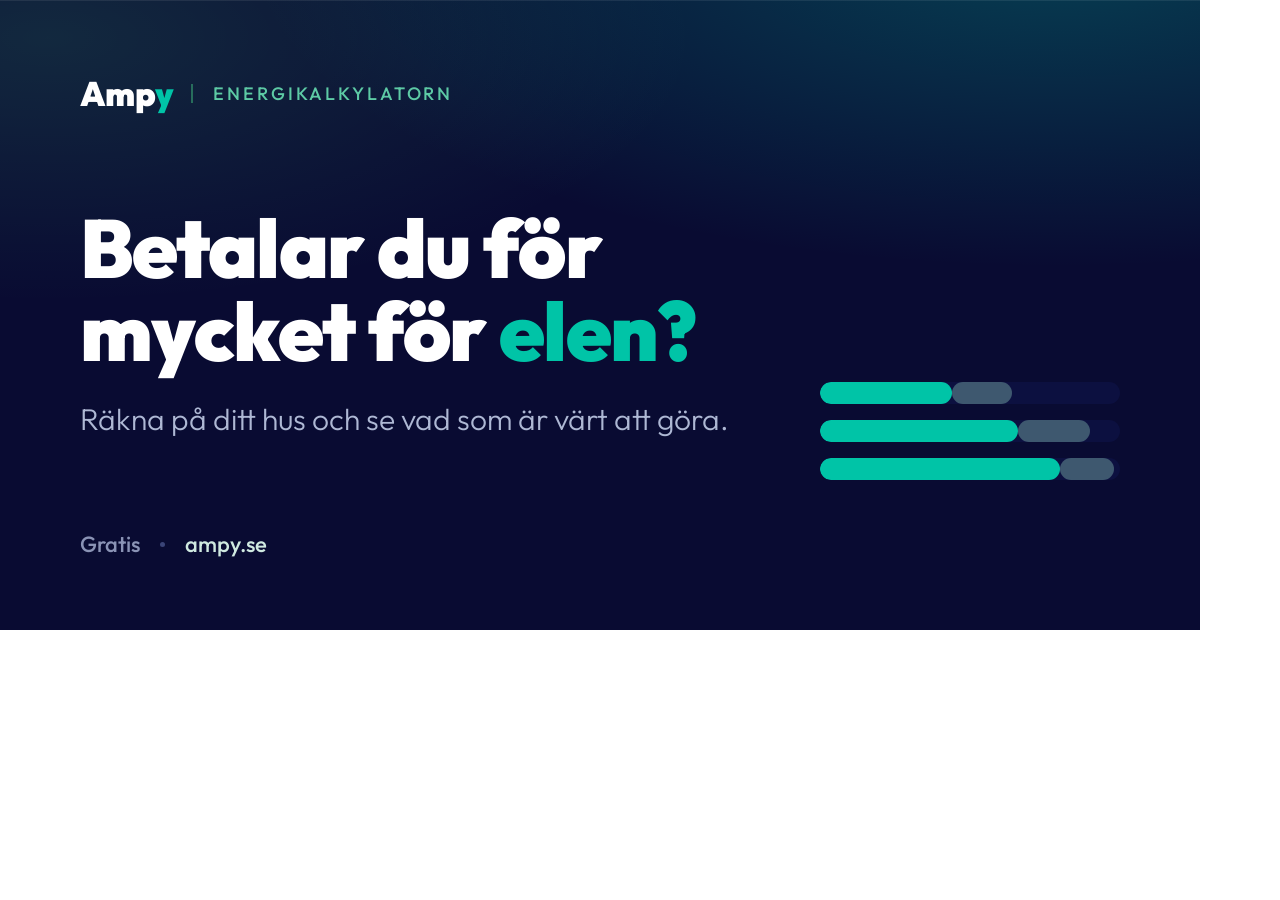
<file: vB/og.html>
<!DOCTYPE html>
<html lang="sv">
<head>
<meta charset="utf-8">
<title>OG card — Energikalkylatorn</title>
<style>
  @font-face{font-family:Outfit;font-weight:300;src:url(../fonts/Outfit-Light.woff2) format("woff2")}
  @font-face{font-family:Outfit;font-weight:500;src:url(../fonts/Outfit-Medium.woff2) format("woff2")}
  @font-face{font-family:Outfit;font-weight:900;src:url(../fonts/Outfit-Black.woff2) format("woff2")}
  *{margin:0;padding:0;box-sizing:border-box}
  html,body{width:1200px;height:630px;overflow:hidden}
  .og{position:relative;width:1200px;height:630px;background:#090b32;overflow:hidden;
    font-family:Outfit,system-ui,sans-serif;color:#fff;
    /* the tool's own aurora signature */
    background-image:
      radial-gradient(120% 90% at 88% -8%, rgba(0,196,167,.28), transparent 56%),
      radial-gradient(90% 70% at 4% 6%, rgba(85,255,154,.12), transparent 60%),
      radial-gradient(100% 120% at 60% 120%, rgba(9,11,50,.55), transparent 60%);}
  .og::after{content:'';position:absolute;inset:0;box-shadow:inset 0 1px 0 rgba(255,255,255,.08)}
  .pad{position:relative;z-index:2;padding:72px 80px;height:100%;display:flex;flex-direction:column;justify-content:space-between}
  .top{display:flex;align-items:center;gap:18px}
  .word{font-weight:900;font-size:34px;letter-spacing:-.02em}
  .word b{color:#00c4a7}
  .eyebrow{font-weight:500;font-size:18px;letter-spacing:.16em;text-transform:uppercase;color:#5dcaa5;
    padding-left:20px;border-left:2px solid rgba(85,255,154,.35);line-height:1.1}
  .mid{max-width:760px}
  .hook{font-weight:900;font-size:82px;line-height:1.02;letter-spacing:-.02em}
  .hook em{font-style:normal;color:#00c4a7}
  .sub{margin-top:26px;font-weight:300;font-size:30px;line-height:1.35;color:#aeb8d4;max-width:680px}
  .foot{display:flex;align-items:center;gap:20px;font-weight:500;font-size:22px;color:#8a93b5}
  .foot .dot{width:5px;height:5px;border-radius:50%;background:#3a4477}
  .foot .url{color:#cfe9e0}
  /* the Sparstaplarna motif — the tool's signature device */
  .bars{position:absolute;right:80px;bottom:150px;z-index:2;display:flex;flex-direction:column;gap:16px;width:300px}
  .bar{height:22px;border-radius:999px;background:#0c1040;position:relative;overflow:hidden}
  .bar span{position:absolute;left:0;top:0;bottom:0;border-radius:999px;background:#00c4a7}
  .bar .band{background:rgba(159,225,203,.34)}
  .b1 span{width:44%} .b1 .band{left:44%;width:20%}
  .b2 span{width:66%} .b2 .band{left:66%;width:24%}
  .b3 span{width:80%} .b3 .band{left:80%;width:18%}
  .star{position:absolute;left:-2px;top:-30px;font-size:15px;font-weight:500;color:#04342c;
    background:#9fe1cb;border-radius:999px;padding:4px 12px;white-space:nowrap}
</style>
</head>
<body>
  <div class="og">
    <div class="bars" aria-hidden="true">
      <div class="bar b1"><span></span><span class="band"></span></div>
      <div class="bar b2"><span></span><span class="band"></span></div>
      <div class="bar b3"><span></span><span class="band"></span></div>
    </div>
    <div class="pad">
      <div class="top">
        <span class="word">Amp<b>y</b></span>
        <span class="eyebrow">Energikalkylatorn</span>
      </div>
      <div class="mid">
        <div class="hook">Betalar du för<br>mycket för <em>elen?</em></div>
        <div class="sub">Räkna på ditt hus och se vad som är värt att göra.</div>
      </div>
      <div class="foot">
        <span>Gratis</span><span class="dot"></span><span class="url">ampy.se</span>
      </div>
    </div>
  </div>
</body>
</html>
</file>
<file: next/tool.css>
/* =============================================================================
 * tool.css — Energikollen V4 (CREATIVE-STRATEGY-V4 + V4-design.md, Direction A)
 * Mobile-first, 375px design target. Light mist canvas; ONE midnight moment =
 * the anchor plate (R2) carrying the aurora. Breakpoints 992/768/480.
 * Token layer = vB :root verbatim + the V4 deltas (§1.2). Single font Outfit
 * 300/500/900 self-hosted at ../fonts/. Motion <=300ms, reduced-motion zeroed.
 * No `order:` property anywhere (E2's root cause is banned as a technique).
 * ========================================================================== */

@font-face{font-family:Outfit;font-weight:300;font-display:swap;src:url(../fonts/Outfit-Light.woff2) format("woff2")}
@font-face{font-family:Outfit;font-weight:500;font-display:swap;src:url(../fonts/Outfit-Medium.woff2) format("woff2")}
@font-face{font-family:Outfit;font-weight:900;font-display:swap;src:url(../fonts/Outfit-Black.woff2) format("woff2")}

html{font-size:62.5%}   /* 1rem = 10px — matches production ap* framework */
body{margin:0;font-size:1.6rem;font-family:'Outfit',system-ui,-apple-system,sans-serif;
  background:var(--pagebg);color:var(--ink);-webkit-font-smoothing:antialiased;text-rendering:optimizeLegibility}

:root{
  /* ---- brand (vB verbatim; V4 deltas marked) ---- */
  --teal:#00a991; --teal-bright:#19c39e; --teal-on-dark:#00c4a7;
  --midnight:#090b32; --mist:#f5f9ff; --ink:#1e1e1e; --muted:#51607a;
  --line:#e1e8f4; --line2:#d7deeb; --mint:#9fe1cb; --neon:#55ff9a; --slate:#7c86b0;
  --inset:#0c1040; --chip:#11163f; --eyebrow:#5dcaa5; --subtext:#aeb8d4;
  --footnote:#8a93b5;
  --pagebg:#f5f9ff;                         /* V4: canvas = off-white mist (brand token) */
  --bar-today:#8b95bd;                      /* V4: "i dag" fill on light surfaces */
  --bar-today-dark:rgba(255,255,255,.34);   /* V4: "i dag" fill on midnight */
  --bar-house:rgba(124,134,176,.38);        /* V4: hushållsel segment (greyed) */

  /* ---- SPACING (4px grid, rem on 10px base) ---- */
  --sp-0:0; --sp-1:0.4rem; --sp-2:0.8rem; --sp-3:1.2rem; --sp-4:1.6rem;
  --sp-5:2.0rem; --sp-6:2.4rem; --sp-7:3.2rem; --sp-8:4.0rem; --sp-9:5.6rem;
  --sp-10:7.2rem;                           /* V4: reveal section rhythm stop */
  --sp-1h:0.6rem; --sp-2h:1.0rem; --cta-y:1.6rem;

  /* ---- SHELL ---- */
  --shell-max:136rem; --shell-gutter:var(--sp-6);

  /* ---- TYPE ---- */
  --ty-display:clamp(3.2rem, 2.4rem + 3vw, 5.2rem);
  --ty-h:2.0rem;
  --ty-lead:clamp(1.8rem,1.5rem+0.8vw,2.2rem);
  --ty-sub:1.55rem;
  --ty-body:1.6rem;
  --ty-label:1.35rem;
  --ty-eyebrow:1.2rem;
  --ty-micro:1.05rem;
  --w-body:300; --w-mid:500; --w-black:900;
  --lh-display:1.0; --lh-tight:1.15; --lh-snug:1.35; --lh-body:1.55;
  --tr-display:-0.02em; --tr-eyebrow:0.14em;

  /* ---- RADIUS ---- */
  --r-xs:0.6rem; --r-sm:0.9rem; --r-md:1.2rem; --r-lg:1.6rem; --r-xl:2.0rem; --r-pill:999rem;

  /* ---- BORDERS / HAIRLINES ---- */
  --bd-light:1px solid #dbe4f2;
  --bd-light-2:1px solid var(--line2);
  --bd-dark:1px solid rgba(255,255,255,.12);
  --bd-teal-dark:1px solid rgba(85,255,154,.30);

  /* ---- ELEVATION (navy-tinted) ---- */
  --shadow-1:0 1px 2px rgba(9,11,50,.06),0 1px 1px rgba(9,11,50,.04);
  --shadow-2:0 .6rem 1.6rem -.4rem rgba(9,11,50,.12),0 .2rem .6rem rgba(9,11,50,.07);
  --shadow-3:0 2.4rem 5rem -1rem rgba(9,11,50,.20),0 .8rem 1.6rem -.6rem rgba(9,11,50,.10);
  --shadow-teal:0 1.2rem 3rem -.8rem rgba(0,169,145,.42);
  --ring-light:0 0 0 .3rem rgba(0,169,145,.28);
  --ring-dark:0 0 0 .3rem rgba(85,255,154,.30);

  /* ---- MOTION (durations <=300ms) ---- */
  --ease:cubic-bezier(0.2,0.6,0.2,1);
  --ease-out:cubic-bezier(0.16,1,0.3,1);
  --t-fast:140ms; --t-mid:220ms; --t-slow:300ms; --t-stagger:45ms;

  /* ---- AURORA surface for the midnight plate ---- */
  --aurora:
    radial-gradient(120% 90% at 78% -8%, rgba(0,196,167,.22), transparent 56%),
    radial-gradient(90% 70% at 8% 4%, rgba(85,255,154,.10), transparent 60%),
    radial-gradient(100% 120% at 60% 110%, rgba(9,11,50,.40), transparent 60%);
}

@media (prefers-reduced-motion:reduce){
  :root{ --t-fast:0ms; --t-mid:0ms; --t-slow:0ms; --t-stagger:0ms; }
}

*{box-sizing:border-box}
button{font-family:inherit}

.sr-only{position:absolute;width:1px;height:1px;padding:0;margin:-1px;overflow:hidden;clip:rect(0 0 0 0);white-space:nowrap;border:0}
.skip-link{position:absolute;left:-999px;top:0;background:#fff;color:var(--ink);padding:var(--sp-2) var(--sp-3);
  border-radius:var(--r-xs);z-index:50;font-size:var(--ty-label)}
.skip-link:focus-visible{left:var(--sp-2);top:var(--sp-2);outline:2px solid var(--teal)}

/* tabular numerals on every numeric readout */
.anchor-num,.sb-legend b,.mcard-save,.pair-val,.mcard-facts dd,.q4-fieldrow input,
.fine-body,.chip,#curve text{font-variant-numeric:tabular-nums;font-feature-settings:"tnum" 1,"lnum" 1}

/* ============================ CHROME ============================ */
.ek-chrome{display:flex;align-items:center;justify-content:space-between;
  padding:var(--sp-4) var(--sp-4) 0;max-width:var(--shell-max);margin:0 auto}
.ek-mark{font-size:var(--ty-eyebrow);font-weight:500;letter-spacing:var(--tr-eyebrow);
  text-transform:uppercase;color:var(--muted)}
.ek-progress{font-size:var(--ty-label);font-weight:500;color:var(--ink)}
.ek-progress[hidden]{display:none}
.ek-back{position:absolute;top:4.4rem;left:var(--sp-2);width:4.4rem;height:4.4rem;border:0;background:none;
  color:var(--muted);cursor:pointer;border-radius:var(--r-sm);display:flex;align-items:center;justify-content:center;
  transition:color var(--t-fast) var(--ease),background var(--t-fast) var(--ease);z-index:5}
.ek-back svg{width:2.0rem;height:2.0rem}
.ek-back:hover{color:var(--ink);background:rgba(9,11,50,.05)}
.ek-back:focus-visible{outline:2px solid var(--teal);outline-offset:2px}
.ek-back[hidden]{display:none}

/* ============================ VIEWS + TRANSITION ============================ */
.view{min-height:calc(100dvh - 5.2rem);display:none;flex-direction:column}
.view.is-active{display:flex}
.view-body{margin-block:auto;width:100%;max-width:56rem;margin-inline:auto;
  padding:var(--sp-6) var(--sp-4);transition:opacity var(--t-mid) var(--ease),transform var(--t-mid) var(--ease)}
.view.is-entering .view-body{opacity:0;transform:translateY(8px)}
.view.is-leaving .view-body{opacity:0;transform:translateY(-8px);transition-duration:180ms}
.view--reveal{display:none;min-height:0}
.view--reveal.is-active{display:block}

.q-title{font-size:clamp(2.4rem, 2.0rem + 1.2vw, 3.2rem);font-weight:900;line-height:var(--lh-tight);
  letter-spacing:var(--tr-display);color:var(--ink);margin:0 0 var(--sp-2);outline:none}
.q-sub{font-size:var(--ty-sub);font-weight:300;color:var(--muted);margin:0 0 var(--sp-6)}

/* ============================ OPTION CARDS ============================ */
.q-options{display:grid;grid-template-columns:repeat(2,1fr);gap:var(--sp-2h)}
.q-options--three{grid-template-columns:repeat(3,1fr)}
.q-options--stack{grid-template-columns:1fr}

.opt-card{position:relative;display:flex;flex-direction:column;align-items:flex-start;gap:var(--sp-2);
  min-height:8.4rem;padding:var(--sp-3);text-align:left;cursor:pointer;border:var(--bd-light);
  border-radius:var(--r-md);background:#fff;color:var(--ink);font-family:inherit;
  transition:border-color var(--t-fast) var(--ease),box-shadow var(--t-fast) var(--ease),
             background var(--t-fast) var(--ease),transform var(--t-fast) var(--ease)}
.opt-card:hover{border-color:var(--teal);transform:translateY(-1px);box-shadow:var(--shadow-1)}
.opt-card:active{transform:scale(.995)}
.opt-card:focus-visible{outline:2px solid var(--teal);outline-offset:2px}
.opt-ic{display:inline-flex;align-items:center;justify-content:center;width:3.2rem;height:3.2rem;
  border-radius:var(--r-sm);background:#eef4fc;color:var(--midnight);
  transition:background var(--t-fast) var(--ease),color var(--t-fast) var(--ease)}
.opt-ic svg{width:2.0rem;height:2.0rem}
.opt-lbl{font-size:var(--ty-body);font-weight:500;line-height:var(--lh-tight);color:var(--ink)}
.opt-check{position:absolute;top:var(--sp-2);right:var(--sp-2);width:1.8rem;height:1.8rem;color:var(--teal);
  opacity:0;transform:scale(.6);transition:opacity var(--t-fast) var(--ease-out),transform var(--t-fast) var(--ease-out)}
.opt-card[aria-checked="true"]{border-color:var(--teal);background:#f2fbf8;box-shadow:var(--ring-light)}
.opt-card[aria-checked="true"] .opt-ic{background:var(--teal);color:#fff}
.opt-card[aria-checked="true"] .opt-check{opacity:1;transform:scale(1)}
.opt-card--band{min-height:5.6rem;flex-direction:row;align-items:center;justify-content:center;text-align:center}
.opt-card--quiet{background:transparent;border:1.5px dashed var(--line2);box-shadow:none}
.opt-card--quiet .opt-lbl{color:var(--muted)}
.opt-card--quiet[aria-checked="true"]{border-style:solid;border-color:var(--teal);background:#f2fbf8}
.opt-card[hidden]{display:none}
/* Q1 grid collapse: non-selected cards fold away */
#q1Grid.is-collapsed .opt-card:not([aria-checked="true"]){display:none}

/* ============================ CHIPS + FOLLOW-UP + ACK ============================ */
.chip-row{display:flex;flex-wrap:wrap;gap:var(--sp-2)}
.chip{display:inline-flex;align-items:center;gap:var(--sp-1h);border-radius:var(--r-pill);min-height:4.4rem;
  padding:var(--sp-2) var(--sp-4);font-size:var(--ty-body);font-weight:500;color:var(--ink);
  background:#fff;border:var(--bd-light);cursor:pointer;
  transition:border-color var(--t-fast) var(--ease),background var(--t-fast) var(--ease)}
.chip:hover{border-color:var(--teal)}
.chip:focus-visible{outline:2px solid var(--teal);outline-offset:2px}
.chip[aria-pressed="true"]{border-color:var(--teal);background:#f2fbf8}
.chip-asm{font-size:var(--ty-micro);font-weight:300;color:var(--muted)}

.q-follow{margin-top:var(--sp-5)}
.q-follow[hidden]{display:none}
.q-follow-lbl{font-size:var(--ty-body);font-weight:500;color:var(--ink);margin:0 0 var(--sp-3)}

.q-ack{font-size:var(--ty-label);font-weight:300;color:var(--ink);line-height:var(--lh-body);
  border-left:2px solid var(--teal);padding:var(--sp-2) var(--sp-3);margin:var(--sp-4) 0 0;
  animation:ekFade var(--t-fast) var(--ease) both}
.q-ack[hidden]{display:none}
@keyframes ekFade{from{opacity:0}to{opacity:1}}

.btn-advance{display:block;width:100%;min-height:4.8rem;border-radius:var(--r-md);border:0;cursor:pointer;
  background:var(--midnight);color:#fff;font-size:var(--ty-body);font-weight:500;margin-top:var(--sp-4);
  transition:transform var(--t-fast) var(--ease),box-shadow var(--t-fast) var(--ease)}
.btn-advance:hover{transform:translateY(-1px);box-shadow:var(--shadow-2)}
.btn-advance:focus-visible{outline:2px solid var(--teal);outline-offset:2px}

.ek-skip{display:inline-block;border:0;background:none;cursor:pointer;min-height:4.4rem;
  margin-top:var(--sp-4);padding:var(--sp-2) 0;font-size:var(--ty-label);color:var(--muted);
  text-decoration:underline;text-underline-offset:.3em}
.ek-skip:hover{color:var(--ink)}
.ek-skip:focus-visible{outline:2px solid var(--teal);outline-offset:2px;border-radius:var(--r-xs)}

.ek-trace{margin-top:var(--sp-6);font-size:var(--ty-micro);font-weight:300;color:var(--muted);
  white-space:nowrap;overflow:hidden;text-overflow:ellipsis;min-height:1.6rem}

/* ============================ Q4 field ============================ */
.q4-field{margin:calc(-1 * var(--sp-1h)) 0 var(--sp-1h)}
.q4-field[hidden]{display:none}
.q4-fieldrow{display:flex;align-items:center;gap:var(--sp-2)}
.field{width:100%;appearance:none;-webkit-appearance:none;min-height:4.8rem;padding:1.0rem 1.2rem;
  border:var(--bd-light-2);border-radius:var(--r-sm);font-size:var(--ty-body);font-weight:300;font-family:inherit;
  color:var(--ink);background:#fff;line-height:var(--lh-snug);
  transition:border-color var(--t-fast) var(--ease),box-shadow var(--t-fast) var(--ease)}
.field:focus-visible{outline:2px solid var(--teal);outline-offset:1px;border-color:var(--teal);box-shadow:var(--ring-light)}
.q4-unit{flex:0 0 auto;font-size:var(--ty-label);font-weight:300;color:var(--muted);white-space:nowrap}
.q4-note{font-size:var(--ty-label);font-weight:300;color:var(--muted);margin:var(--sp-2) 0 0;line-height:var(--lh-body)}
.q4-note[hidden]{display:none}

/* ============================ REVEAL CANVAS ============================ */
.rev{max-width:68rem;margin:0 auto;padding:0 var(--sp-4) var(--sp-9)}
.rev > * + *{margin-top:var(--sp-9)}
.rev > .anchor{margin-top:var(--sp-6)}          /* R1→R2 tighter: one argument */
.rev > .chips-wrap{margin-top:var(--sp-4)}      /* chips sit right under the plate */

/* choreography: staged items start hidden, land per-element <=300ms */
.rv{opacity:0;transform:translateY(8px);transition:opacity var(--t-mid) var(--ease-out),transform var(--t-mid) var(--ease-out)}
.rv.rv-in{opacity:1;transform:none}
@media (prefers-reduced-motion:reduce){ .rv{opacity:1;transform:none} }

/* ---- R1 verdict ---- */
.verdict{font-size:clamp(2.0rem, 1.7rem + 1vw, 2.6rem);font-weight:300;line-height:var(--lh-snug);
  color:var(--ink);max-width:34ch;margin:var(--sp-8) 0 0;outline:none}
.verdict b{font-weight:500}

/* ---- R2 anchor: the midnight plate (Direction A) ---- */
.anchor{position:relative;background:var(--midnight);border-radius:var(--r-xl);padding:var(--sp-7);
  box-shadow:var(--shadow-3);color:#fff;overflow:hidden}
.anchor::before{content:'';position:absolute;inset:0;background:var(--aurora);pointer-events:none}
.anchor > *{position:relative;z-index:1}
.anchor-head{display:flex;align-items:center;justify-content:space-between;gap:var(--sp-2);flex-wrap:wrap}
.anchor-h{font-size:var(--ty-eyebrow);font-weight:500;text-transform:uppercase;letter-spacing:var(--tr-eyebrow);
  color:var(--eyebrow);margin:0}
.ownbadge{font-size:var(--ty-micro);font-weight:500;color:var(--neon);background:rgba(85,255,154,.12);
  border:var(--bd-teal-dark);border-radius:var(--r-pill);padding:var(--sp-1) var(--sp-2);white-space:nowrap}
.ownbadge[hidden]{display:none}
.anchor-num{font-size:var(--ty-display);font-weight:900;line-height:var(--lh-display);letter-spacing:var(--tr-display);
  color:#fff;margin:var(--sp-3) 0 0;transition:opacity 180ms var(--ease)}
.anchor-num.is-fading{opacity:.35}
.anchor-per{font-size:var(--ty-lead);font-weight:300;color:var(--subtext);letter-spacing:0}
.anchor-sub{font-size:var(--ty-label);font-weight:300;color:var(--subtext);margin:var(--sp-1) 0 var(--sp-5)}

.storybar{display:flex;height:4.0rem;border-radius:var(--r-sm);overflow:hidden;width:100%}
.sb-seg{display:block;height:100%;transform-origin:left center;transition:width var(--t-slow) var(--ease)}
.sb-seg + .sb-seg{border-left:1px solid rgba(9,11,50,.35)}
.sb-heat{background:var(--teal-on-dark)}
.sb-vv{background:var(--mint)}
.sb-house{background:var(--bar-house)}
.storybar.is-drawing .sb-seg{transform:scaleX(0)}
.storybar.is-drawn .sb-seg{transform:scaleX(1);transition:transform var(--t-slow) var(--ease-out),width var(--t-slow) var(--ease)}
.storybar .sb-heat{transition-delay:0ms}
.storybar .sb-vv{transition-delay:var(--t-stagger)}
.storybar .sb-house{transition-delay:calc(var(--t-stagger)*2)}

.sb-legend{list-style:none;margin:var(--sp-3) 0 0;padding:0;display:flex;flex-direction:column;gap:var(--sp-1)}
.sb-legend li{display:flex;align-items:baseline;gap:var(--sp-2);font-size:var(--ty-label);font-weight:300;color:var(--subtext)}
.sb-legend b{font-weight:500;color:#fff}
.sb-dot{flex:0 0 auto;width:1.0rem;height:1.0rem;border-radius:3px;align-self:center}
.sb-dot-heat{background:var(--teal-on-dark)}
.sb-dot-vv{background:var(--mint)}
.sb-dot-house{background:var(--bar-house)}
.sb-house-row span{font-size:var(--ty-micro);font-style:italic;color:var(--footnote)}
.anchor-note{font-size:var(--ty-micro);font-weight:300;color:var(--footnote);margin:var(--sp-3) 0 0;line-height:var(--lh-body)}
.anchor-note[hidden]{display:none}
.anchor-mark{position:absolute;right:var(--sp-3);bottom:var(--sp-2);font-size:var(--ty-micro);color:var(--footnote);z-index:1}

/* ---- R3 chips (editable trace) ---- */
.chips{display:flex;flex-wrap:wrap;align-items:center;gap:var(--sp-2)}
.chip-edit .chip-lbl{border-bottom:1px dashed var(--slate)}
.chips-hint{font-size:var(--ty-micro);color:var(--muted)}
.chip-pop{margin-top:var(--sp-2);background:#fff;border:var(--bd-light);border-radius:var(--r-md);
  padding:var(--sp-3);box-shadow:var(--shadow-2);display:flex;gap:var(--sp-2);overflow-x:auto}
.chip-pop[hidden]{display:none}
.chip-pop .opt-card--band{min-height:4.4rem;flex:0 0 auto;padding:var(--sp-2) var(--sp-3)}

/* ---- R4 åtgärdsstegen ---- */
.ladder-head{display:flex;align-items:center;justify-content:space-between;gap:var(--sp-3);flex-wrap:wrap;margin-bottom:var(--sp-2)}
.ladder-h{font-size:var(--ty-h);font-weight:900;color:var(--ink);margin:0}
.lever{display:flex;gap:var(--sp-1h)}
.lever button{min-height:4.4rem;padding:var(--sp-2) var(--sp-3);border:var(--bd-light-2);border-radius:var(--r-pill);
  background:#fff;color:var(--muted);font-size:var(--ty-label);font-weight:500;cursor:pointer;white-space:nowrap;
  transition:background var(--t-fast) var(--ease),color var(--t-fast) var(--ease),border-color var(--t-fast) var(--ease)}
.lever button:hover{border-color:var(--teal)}
.lever button[aria-checked="true"]{background:var(--midnight);color:#fff;border-color:var(--midnight)}
.lever button:focus-visible{outline:2px solid var(--teal);outline-offset:2px}

.rung{font-size:var(--ty-eyebrow);font-weight:500;text-transform:uppercase;letter-spacing:var(--tr-eyebrow);
  color:var(--muted);margin:var(--sp-6) 0 var(--sp-3)}
.rung-over{display:block;width:100%;text-align:left;border:1.5px dashed var(--line2);border-radius:var(--r-md);
  background:transparent;color:var(--muted);font-size:var(--ty-label);padding:var(--sp-3) var(--sp-4);
  min-height:4.4rem;cursor:pointer;margin-bottom:var(--sp-2h)}
.rung-over:hover{border-color:var(--teal);color:var(--ink)}
.rung-over:focus-visible{outline:2px solid var(--teal);outline-offset:2px}

.mcard{background:#fff;border:var(--bd-light);border-radius:var(--r-lg);box-shadow:var(--shadow-1);
  margin-bottom:var(--sp-2h);overflow:hidden}
.mcard--off{opacity:.55}
.mcard-head{display:grid;grid-template-columns:auto 1fr auto auto;align-items:center;gap:var(--sp-3);
  width:100%;min-height:5.6rem;padding:var(--sp-4);border:0;background:none;cursor:pointer;text-align:left;font-family:inherit}
.mcard-head:focus-visible{outline:2px solid var(--teal);outline-offset:-2px;border-radius:var(--r-lg)}
.mcard-rank{display:inline-flex;align-items:center;justify-content:center;width:2.4rem;height:2.4rem;border-radius:50%;
  font-size:var(--ty-label);font-weight:500;color:var(--midnight);background:#eef4fc}
.mcard-rank--keep{color:#fff;background:var(--teal)}
.mcard-name{font-size:var(--ty-body);font-weight:500;color:var(--ink);line-height:var(--lh-snug)}
.mcard-save{font-size:var(--ty-label);font-weight:500;color:var(--teal);white-space:nowrap}
.mcard-save--none{color:var(--muted);font-weight:300}
.mcard-caret{width:1.8rem;height:1.8rem;color:var(--muted);transition:transform var(--t-mid) var(--ease)}
.mcard-head[aria-expanded="true"] .mcard-caret{transform:rotate(180deg)}
/* mobile: the nowrap saving figure must not squeeze the title into a ribbon —
   drop it to its own row under the name (rank r1c1, name r1c2, save r2c2, caret r1c3) */
@media (max-width:480px){
  .mcard-head{grid-template-columns:auto 1fr auto;row-gap:.2rem}
  .mcard-save{grid-column:2;justify-self:start}
  .mcard-caret{grid-row:1;grid-column:3}
}
.mcard-bwrap{display:grid;grid-template-rows:0fr;transition:grid-template-rows var(--t-mid) var(--ease-out)}
.mcard-bwrap.open{grid-template-rows:1fr}
.mcard-body{overflow:hidden;min-height:0;padding:0 var(--sp-4)}
.mcard-bwrap.open .mcard-body{padding-bottom:var(--sp-4)}

.pair{display:flex;flex-direction:column;gap:var(--sp-2);margin-bottom:var(--sp-3)}
.pair-row{display:grid;grid-template-columns:4.8rem 1fr auto;gap:var(--sp-2);align-items:center}
.pair-lbl{font-size:var(--ty-micro);font-weight:500;text-transform:uppercase;letter-spacing:.06em;color:var(--muted)}
.pair-track{position:relative;height:2.0rem;border-radius:var(--r-xs);background:#eef4fc;overflow:hidden}
.pair-fill{position:absolute;left:0;top:0;bottom:0;border-radius:var(--r-xs);transition:width var(--t-slow) var(--ease)}
.pair-today{background:var(--bar-today)}
.pair-after{background:var(--teal)}
.pair-band{position:absolute;top:0;bottom:0;background:rgba(0,169,145,.28);transition:width var(--t-slow) var(--ease),left var(--t-slow) var(--ease)}
.pair-val{font-size:var(--ty-label);font-weight:500;color:var(--ink);white-space:nowrap}

.mcard-facts{margin:0 0 var(--sp-1)}
.mcard-facts > div{display:flex;align-items:baseline;justify-content:space-between;gap:var(--sp-3);
  padding:var(--sp-2) 0;border-top:var(--bd-light-2)}
.mcard-facts dt{font-size:var(--ty-micro);font-weight:500;text-transform:uppercase;letter-spacing:.06em;color:var(--muted);margin:0}
.mcard-facts dd{font-size:var(--ty-label);font-weight:500;color:var(--ink);margin:0;text-align:right}
.mcard-caveat{font-size:var(--ty-label);font-weight:300;color:var(--ink);line-height:var(--lh-body);
  border-left:2px solid var(--mint);padding:var(--sp-2) var(--sp-3);margin:var(--sp-3) 0 0}
.mcard-note{font-size:var(--ty-label);font-weight:300;color:var(--muted);line-height:var(--lh-body);margin:var(--sp-2) 0 0}

/* ---- R5 Finjustera ---- */
.fine{background:#fff;border:var(--bd-light);border-radius:var(--r-lg);box-shadow:var(--shadow-1)}
.fine-sum{list-style:none;display:flex;align-items:center;gap:var(--sp-2);flex-wrap:wrap;min-height:5.6rem;
  padding:var(--sp-4);font-size:var(--ty-body);font-weight:500;color:var(--ink);cursor:pointer}
.fine-sum::-webkit-details-marker{display:none}
.fine-sum::after{content:'';width:.9rem;height:.9rem;border-right:1.75px solid var(--muted);border-bottom:1.75px solid var(--muted);
  transform:rotate(45deg);margin-left:auto;transition:transform var(--t-fast) var(--ease)}
.fine[open] .fine-sum::after{transform:rotate(225deg)}
.fine-sum:focus-visible{outline:2px solid var(--teal);outline-offset:-2px;border-radius:var(--r-lg)}
.fine-hint{font-size:var(--ty-label);font-weight:300;color:var(--muted)}
.fine-body{padding:0 var(--sp-4) var(--sp-4)}
.fine-row{margin-top:var(--sp-5)}
.fine-row:first-child{margin-top:var(--sp-2)}
.fine-lbl{display:flex;align-items:center;justify-content:space-between;gap:var(--sp-2);
  font-size:var(--ty-label);font-weight:500;color:var(--ink);margin-bottom:var(--sp-2)}
.fine-lbl output{font-size:1.7rem;font-weight:500;color:var(--ink)}
.fine-micro{font-size:var(--ty-micro);font-weight:300;color:var(--muted);margin:var(--sp-1) 0 0}
.fine-status{font-size:var(--ty-label);font-weight:300;color:var(--teal);margin:var(--sp-2) 0 0}

/* segmented (vB pattern, light) */
.seg{position:relative;display:flex;gap:var(--sp-1h);flex-wrap:wrap}
.seg button{flex:1 1 auto;min-width:0;min-height:4.4rem;text-align:center;font-size:var(--ty-label);
  padding:.8rem .6rem;border:var(--bd-light-2);border-radius:var(--r-xs);color:var(--muted);background:#fff;cursor:pointer;
  white-space:nowrap;transition:color var(--t-fast) var(--ease),border-color var(--t-fast) var(--ease),background var(--t-fast) var(--ease)}
.seg button:not(.on):hover{border-color:var(--teal)}
.seg button.on{background:var(--teal);border-color:var(--teal);color:#fff}
.seg button:focus-visible{outline:2px solid var(--teal);outline-offset:1px}

/* native range (vB pattern) */
.range{-webkit-appearance:none;appearance:none;width:100%;height:.8rem;border-radius:.4rem;background:#e3e9f5;cursor:pointer;margin:var(--sp-2) 0}
.range::-webkit-slider-thumb{-webkit-appearance:none;width:2.2rem;height:2.2rem;border-radius:50%;background:#fff;
  border:2px solid var(--teal);cursor:pointer;box-shadow:0 1px 3px rgba(9,11,50,.18);
  transition:transform var(--t-fast) var(--ease)}
.range:active::-webkit-slider-thumb{transform:scale(1.18)}
.range:focus-visible::-webkit-slider-thumb{box-shadow:var(--ring-light)}
.range::-moz-range-thumb{width:2.2rem;height:2.2rem;border-radius:50%;background:#fff;border:2px solid var(--teal);cursor:pointer}
.range:focus-visible{outline:2px solid var(--teal);outline-offset:3px}

/* stepper (vB pattern) */
.stepper{display:inline-flex;align-items:center;gap:.2rem;border:var(--bd-light-2);border-radius:var(--r-xs);overflow:hidden}
.stepbtn{width:4.4rem;height:4.4rem;border:0;background:#fff;color:var(--ink);font-size:1.8rem;cursor:pointer;line-height:1;
  transition:background var(--t-fast) var(--ease),transform var(--t-fast) var(--ease)}
.stepbtn:hover{background:#f0f4fb}
.stepbtn:active{transform:scale(.92)}
.stepbtn:focus-visible{outline:2px solid var(--teal);outline-offset:-2px}
.stepval{min-width:2.6rem;text-align:center;font-size:var(--ty-h);font-weight:500}

/* toggle (vB pattern) */
.toggle{display:flex;align-items:center;gap:var(--sp-3);cursor:pointer;font-size:var(--ty-body);font-weight:300;color:var(--ink);min-height:4.4rem}
.toggle input{position:absolute;opacity:0;width:0;height:0}
.toggle-track{position:relative;width:3.8rem;height:2.2rem;border-radius:var(--r-pill);background:#d7deeb;flex:0 0 auto;
  transition:background var(--t-fast) var(--ease)}
.toggle-dot{position:absolute;top:.2rem;left:.2rem;width:1.8rem;height:1.8rem;border-radius:50%;background:#fff;
  box-shadow:0 1px 2px rgba(9,11,50,.2);transition:transform var(--t-fast) var(--ease)}
.toggle input:checked + .toggle-track{background:var(--teal)}
.toggle input:checked + .toggle-track .toggle-dot{transform:translateX(16px)}
.toggle input:focus-visible + .toggle-track{outline:2px solid var(--teal);outline-offset:2px}

.selectwrap{position:relative}
.selectwrap select.field{padding-right:3.2rem}
.selectwrap::after{content:'';position:absolute;right:1.3rem;top:50%;width:.8rem;height:.8rem;margin-top:-.6rem;
  border-right:1.75px solid var(--muted);border-bottom:1.75px solid var(--muted);transform:rotate(45deg);pointer-events:none}

/* upside block (inside fine-body only — frozen law) */
.upside-head{font-size:var(--ty-label);font-weight:500;color:var(--ink);border-top:var(--bd-light-2);
  padding-top:var(--sp-4);margin-top:var(--sp-5)}
.upside-head span{font-size:var(--ty-micro);font-weight:300;color:var(--muted)}
.urow{display:flex;align-items:center;justify-content:space-between;gap:var(--sp-2);padding:.8rem var(--sp-3);
  border-radius:var(--r-xs);background:#f0f4fb;margin-top:var(--sp-1);font-size:var(--ty-label)}
.urow .un{color:var(--muted)}
.urow .un i{font-style:normal;font-size:var(--ty-micro);color:var(--footnote)}
.urow .uv{font-weight:500;color:var(--ink);white-space:nowrap}

/* ---- R6 CTA + lead ---- */
.claim{max-width:48rem}
.cta{display:block;width:100%;min-height:5.6rem;border-radius:var(--r-md);border:1.5px solid transparent;cursor:pointer;
  background:var(--teal);color:#fff;font-size:var(--ty-body);font-weight:500;box-shadow:var(--shadow-teal);
  transition:transform var(--t-fast) var(--ease),background var(--t-fast) var(--ease),box-shadow var(--t-fast) var(--ease)}
.cta:hover{transform:translateY(-1px);background:#00b89e}
.cta:active{transform:scale(.99)}
.cta:focus-visible{outline:2px solid var(--teal);outline-offset:2px;box-shadow:var(--ring-light)}
.cta--soft{background:transparent;border-color:var(--teal);color:var(--teal);box-shadow:none}
.cta--soft:hover{background:rgba(0,169,145,.06)}
.cta--submit{margin-top:var(--sp-4)}
.claim-foot{font-size:var(--ty-micro);color:var(--muted);margin:var(--sp-2) 0 0}
a.cta{display:flex;align-items:center;justify-content:center;text-decoration:none}

.lead{display:grid;grid-template-rows:0fr;transition:grid-template-rows var(--t-slow) var(--ease-out)}
.lead.open{grid-template-rows:1fr}
.lead[hidden]{display:none}
.lead-body{overflow:hidden;min-height:0;position:relative;background:#fff;border:var(--bd-light);
  border-radius:var(--r-lg);box-shadow:var(--shadow-2);padding:var(--sp-5);margin-top:var(--sp-4)}
.leadclose{position:absolute;top:var(--sp-2);right:var(--sp-2);width:4.4rem;height:4.4rem;border:0;background:none;
  color:var(--muted);cursor:pointer;border-radius:var(--r-sm);display:flex;align-items:center;justify-content:center}
.leadclose svg{width:1.8rem;height:1.8rem}
.leadclose:hover{background:#f0f4fb;color:var(--ink)}
.leadclose:focus-visible{outline:2px solid var(--teal);outline-offset:1px}
.lead-eyebrow{font-size:var(--ty-eyebrow);letter-spacing:var(--tr-eyebrow);text-transform:uppercase;color:var(--teal);font-weight:500}
.lead-title{font-size:var(--ty-h);font-weight:500;line-height:var(--lh-tight);color:var(--ink);margin:.3rem 0 .4rem}
.lead-sub{font-size:var(--ty-sub);font-weight:300;color:var(--muted);margin:0 0 var(--sp-3);line-height:var(--lh-body)}
.lead-lbl{display:block;font-size:var(--ty-eyebrow);color:var(--muted);margin:var(--sp-3) 0 .4rem}
.lead-opt{font-weight:300;color:var(--footnote)}
.lead-field{width:100%;min-height:4.8rem;padding:1.0rem 1.1rem;border:var(--bd-light-2);border-radius:var(--r-sm);
  font-size:var(--ty-body);font-weight:300;font-family:inherit;color:var(--ink);background:#fff;
  transition:border-color var(--t-fast) var(--ease),box-shadow var(--t-fast) var(--ease)}
.lead-field:focus-visible{outline:2px solid var(--teal);outline-offset:1px;border-color:var(--teal);box-shadow:var(--ring-light)}
.lead-field[aria-invalid="true"]{border-color:var(--midnight)}
.field-err,.lead-err{font-size:var(--ty-micro);font-weight:500;color:var(--ink);margin:.4rem 0 0}
.field-err[hidden],.lead-err[hidden]{display:none}
.hp{position:absolute;left:-9999px;width:1px;height:1px;overflow:hidden}
.lead-gdpr{display:flex;align-items:flex-start;gap:var(--sp-2);font-size:var(--ty-label);color:var(--muted);
  margin:var(--sp-4) 0 .4rem;cursor:pointer;line-height:1.4}
.lead-gdpr input{margin-top:.2rem;width:2.0rem;height:2.0rem;accent-color:var(--teal)}
.lead-success{text-align:center;padding:var(--sp-5) var(--sp-2);color:var(--muted)}
.lead-success[hidden]{display:none}
.lead-success svg{width:3.2rem;height:3.2rem;color:var(--teal)}
.lead-success p{font-size:var(--ty-sub);margin:var(--sp-2) 0 0;color:var(--ink)}

/* ---- R7 metod ---- */
.method{border-top:var(--bd-light-2);padding-top:var(--sp-3)}
.method summary{list-style:none;cursor:pointer;font-size:var(--ty-label);font-weight:500;color:var(--muted);
  min-height:4.4rem;display:flex;align-items:center;gap:var(--sp-2)}
.method summary::-webkit-details-marker{display:none}
.method summary::before{content:'';width:.7rem;height:.7rem;border-right:1.75px solid var(--muted);
  border-bottom:1.75px solid var(--muted);transform:rotate(-45deg);transition:transform var(--t-fast) var(--ease)}
.method[open] summary::before{transform:rotate(45deg)}
.method summary:focus-visible{outline:2px solid var(--teal);outline-offset:2px;border-radius:var(--r-xs)}
.method-body{font-size:var(--ty-label);font-weight:300;color:var(--muted);line-height:var(--lh-body);margin-top:var(--sp-2)}
.method-body p{margin:0 0 var(--sp-3)}
.method-curve{margin:var(--sp-4) 0 0}
#curve{display:block;width:100%;height:auto;overflow:visible}
.method-curve figcaption{font-size:var(--ty-micro);color:var(--muted);margin-top:var(--sp-2)}
.method-gaps{font-size:var(--ty-micro);color:var(--footnote)}

/* ---- R8 share ---- */
.share{text-align:center}
.share-btn{display:inline-flex;align-items:center;gap:var(--sp-2);min-height:4.8rem;padding:var(--sp-2) var(--sp-5);
  border:var(--bd-light);border-radius:var(--r-pill);background:#fff;color:var(--ink);
  font-size:var(--ty-body);font-weight:500;cursor:pointer;
  transition:border-color var(--t-fast) var(--ease),box-shadow var(--t-fast) var(--ease)}
.share-btn svg{width:1.8rem;height:1.8rem;color:var(--teal)}
.share-btn:hover{border-color:var(--teal);box-shadow:var(--shadow-1)}
.share-btn:focus-visible{outline:2px solid var(--teal);outline-offset:2px}

/* ---- R9 foot ---- */
.foot-line{font-size:var(--ty-micro);color:var(--footnote);text-align:center;margin-top:var(--sp-8);line-height:var(--lh-body)}

.noscript{max-width:68rem;margin:0 auto;padding:var(--sp-6) var(--sp-4);font-size:var(--ty-body);line-height:var(--lh-body)}

/* ============================ DESKTOP >=992 (the adaptation, not the design) ============================ */
@media (min-width:992px){
  .rev{max-width:var(--shell-max);display:grid;grid-template-columns:38rem minmax(0,1fr);
    column-gap:var(--sp-8);align-items:start;padding-inline:var(--shell-gutter);
    grid-template-areas:
      "chips verdict"
      "chips anchor"
      "fine  ladder"
      "fine  claim"
      "fine  method"
      "fine  share"
      "fine  foot"}
  .rev > *{margin-top:0}
  .verdict{grid-area:verdict;margin:0 0 var(--sp-6)}
  .anchor{grid-area:anchor}
  .chips-wrap{grid-area:chips;margin-top:0;position:sticky;top:var(--sp-6)}
  .chips{flex-direction:column;align-items:stretch}
  .chips .chip{justify-content:space-between}
  .ladder{grid-area:ladder;margin-top:var(--sp-9)}
  .fine{grid-area:fine;align-self:start;margin-top:var(--sp-6)}
  .claim{grid-area:claim;margin-top:var(--sp-9)}
  .method{grid-area:method;margin-top:var(--sp-9)}
  .share{grid-area:share;margin-top:var(--sp-8)}
  .foot-line{grid-area:foot}
}

@media (max-width:768px){
  .lever{flex-wrap:wrap}
}

@media (max-width:480px){
  .anchor{padding:var(--sp-6)}
  .rev > * + *{margin-top:var(--sp-8)}
  .lead-body{padding:var(--sp-4)}
  .ladder-head .lever{width:100%}
  .lever button{flex:1 1 auto}
}

/* reduced motion — belt and braces on top of the zeroed tokens */
@media (prefers-reduced-motion:reduce){
  *{animation-duration:0s!important;transition-duration:0s!important;scroll-behavior:auto!important}
}
</file>
<file: vB/tool.css>
/* =============================================================================
 * tool.css — Ampy energikalkylatorn — vB · v7 (V7-SPEC.md)
 * Two-pane single-canvas calculator. LEFT white input card (7 flat controls) /
 * RIGHT midnight result card: energy-TOTAL anchor → story bar → SPARSTAPLARNA
 * (#spark: savings bars + tap-to-expand rec) → CTA block → method
 * (bullets + legal, NO curve). No sticky bar — mobile flows inputs-first.
 * Single font (Outfit) canonical; hierarchy by weight (300/500/900).
 * All spacing on --sp-* (4px grid, rem on 10px base); all type on --ty-*.
 * Motion is opacity / transform / grid-fraction, <=300ms, reduced-motion safe.
 * Breakpoints (V10 DB1): <=991 stacked / >=992 two-pane / 480 mobile tune.
 * No em-dashes in copy. Fonts at ../fonts/.
 * v7 components reuse the EXISTING token set — zero new colors, zero new type sizes.
 * ========================================================================== */

/* ---- self-host Outfit (woff2 in ../fonts/; system-ui fallback holds until present) ---- */
@font-face{font-family:Outfit;font-weight:300;font-display:swap;src:url(../fonts/Outfit-Light.woff2) format("woff2")}
@font-face{font-family:Outfit;font-weight:500;font-display:swap;src:url(../fonts/Outfit-Medium.woff2) format("woff2")}
@font-face{font-family:Outfit;font-weight:900;font-display:swap;src:url(../fonts/Outfit-Black.woff2) format("woff2")}

html{font-size:62.5%;scroll-behavior:smooth}   /* 1rem = 10px — matches production ap* framework */
body{margin:0;font-size:1.6rem;font-family:'Outfit',system-ui,-apple-system,sans-serif;
  background:var(--pagebg);color:var(--ink);-webkit-font-smoothing:antialiased;text-rendering:optimizeLegibility}

:root{
  /* ---- brand ---- */
  --teal:#00a991; --teal-bright:#19c39e; --teal-on-dark:#00c4a7;   /* teal stroke on midnight (WCAG) */
  --midnight:#090b32; --mist:#f5f9ff; --ink:#1e1e1e; --muted:#51607a;
  --line:#e1e8f4; --line2:#d7deeb; --mint:#9fe1cb; --neon:#55ff9a; --slate:#7c86b0;
  --inset:#0c1040; --chip:#11163f; --eyebrow:#5dcaa5; --subtext:#aeb8d4;
  --footnote:#8a93b5; --pagebg:#e9eff8; --amber:#f0b429;
  --bar-house:rgba(124,134,176,.38);            /* the ONE new token: story-bar grey segment */
  /* stacked-fan source colours (scoped to the plot only) */
  --fan-primary:#8b95bd; --fan-kamin:rgba(240,180,41,.16); --fan-air:#6f7bb0;

  /* ---- SPACING (4px grid, rem on 10px base) ---- */
  --sp-0:0; --sp-1:0.4rem; --sp-2:0.8rem; --sp-3:1.2rem; --sp-4:1.6rem;
  --sp-5:2.0rem; --sp-6:2.4rem; --sp-7:3.2rem; --sp-8:4.0rem; --sp-9:5.6rem;
  --sp-1h:0.6rem;          /* capped half-step: segmented gap only */
  --sp-2h:1.0rem;          /* card-grid half-step (between --sp-2 and --sp-3) */
  --cta-y:1.6rem;          /* capped half-step: CTA vertical pad only */

  /* ---- SHELL ---- */
  --shell-max:136rem;      /* 1360px wide premium shell */
  --shell-gutter:var(--sp-6);

  /* ---- TYPE (Outfit, weight hierarchy 300/500/900 canonical) ---- */
  --ty-display:clamp(3.2rem, 2.4rem + 3vw, 5.2rem);  /* the anchor number */
  --ty-h:2.0rem;           /* lead-title, section heads */
  --ty-lead:clamp(1.8rem, 1.5rem + 0.8vw, 2.2rem);
  --ty-sub:1.55rem;        /* lead-sub */
  --ty-body:1.6rem;        /* fields, toggles, body */
  --ty-label:1.35rem;      /* lbl, gearcopy, hints, caption */
  --ty-eyebrow:1.2rem;     /* eyebrows, gearhead, tag */
  --ty-micro:1.05rem;      /* foot, placeholder-note, chart tip */

  --w-body:300; --w-mid:500; --w-black:900;
  --lh-display:1.0; --lh-tight:1.15; --lh-snug:1.35; --lh-body:1.55;
  --tr-display:-0.02em; --tr-eyebrow:0.14em;

  /* ---- RADIUS ---- */
  --r-xs:0.6rem; --r-sm:0.9rem; --r-md:1.2rem; --r-lg:1.6rem; --r-xl:2.0rem; --r-pill:999rem;

  /* ---- BORDERS / HAIRLINES ---- */
  --bd-light:1px solid #dbe4f2;
  --bd-light-2:1px solid var(--line2);
  --bd-dark:1px solid rgba(255,255,255,.12);
  --bd-teal-dark:1px solid rgba(85,255,154,.30);

  /* ---- ELEVATION (navy-tinted) ---- */
  --shadow-1:0 1px 2px rgba(9,11,50,.06),0 1px 1px rgba(9,11,50,.04);
  --shadow-2:0 .6rem 1.6rem -.4rem rgba(9,11,50,.12),0 .2rem .6rem rgba(9,11,50,.07);
  --shadow-3:0 2.4rem 5rem -1rem rgba(9,11,50,.20),0 .8rem 1.6rem -.6rem rgba(9,11,50,.10);
  --shadow-teal:0 1.2rem 3rem -.8rem rgba(0,169,145,.42);
  --ring-light:0 0 0 .3rem rgba(0,169,145,.28);
  --ring-dark:0 0 0 .3rem rgba(85,255,154,.30);

  /* ---- MOTION (durations <=300ms) ---- */
  --ease:cubic-bezier(0.2,0.6,0.2,1);
  --ease-out:cubic-bezier(0.16,1,0.3,1);
  --t-fast:140ms; --t-mid:220ms; --t-slow:300ms;
  --t-stagger:45ms;

  /* ---- AURORA surface for the midnight card ---- */
  --aurora:
    radial-gradient(120% 90% at 78% -8%, rgba(0,196,167,.22), transparent 56%),
    radial-gradient(90% 70% at 8% 4%, rgba(85,255,154,.10), transparent 60%),
    radial-gradient(100% 120% at 60% 110%, rgba(9,11,50,.40), transparent 60%);
}

@media (prefers-reduced-motion:reduce){
  :root{ --t-fast:0ms; --t-mid:0ms; --t-slow:0ms; --t-stagger:0ms; }
}

/* iOS <=13.3: clamp() unsupported — var() substitution goes invalid-at-computed-value
 * (a cascade fallback line does NOT save it), so re-declare static sizes there */
@supports not (font-size: clamp(1rem, 2vw, 3rem)){
  :root{ --ty-display:4.0rem; --ty-lead:1.9rem; }
  .cta{ font-size:1.7rem; }
}

/* print: backgrounds are OFF by default in every browser — without this the midnight
 * result card prints white-on-white. exact-adjust keeps the card; the pill never prints. */
@media print{
  .jump-pill,#sharePop{display:none !important}
  .result,.trust{-webkit-print-color-adjust:exact;print-color-adjust:exact}
  .input{position:static}
}

*{box-sizing:border-box}
button{font-family:inherit}

/* ---- touch polish: no grey/blue tap flash, no accidental text selection on controls ----
 * The blue "bubble" the owner saw = iOS tap-highlight + drag-selection. Buttons, sliders
 * and their label rows are interaction surfaces, not text — selection off, highlight off.
 * The lead form fields and all body copy stay fully selectable. */
html{-webkit-tap-highlight-color:transparent}
button,.range,.seg,.stepper,.hp-card,.sp-row,.method summary{
  -webkit-user-select:none;-moz-user-select:none;user-select:none}
.input .lbl,.sb-legend{-webkit-user-select:none;user-select:none}

/* JS off / script-fetch failed: say so instead of a silent dead skeleton */
.noscript-note{background:#fff;border:var(--bd-light);border-radius:var(--r-md);
  padding:var(--sp-4) var(--sp-5);margin:0 0 var(--sp-6);color:var(--ink);font-size:var(--ty-sub)}

/* screen-reader-only (result live region) */
.sr-only{position:absolute;width:1px;height:1px;padding:0;margin:-1px;overflow:hidden;clip:rect(0 0 0 0);white-space:nowrap;border:0}

/* ---- tabular numerals: SINGLE owner ---- */
.result,.input{font-variant-numeric:tabular-nums;font-feature-settings:"tnum" 1,"lnum" 1}
.lead-sub,.gearcopy,.method-body p{font-variant-numeric:normal}

/* ============================ LAYOUT — the wide, de-boxed shell ============================ */
.page{max-width:var(--shell-max);margin:0 auto;
  padding:var(--sp-8) max(var(--shell-gutter),env(safe-area-inset-right)) var(--sp-9) max(var(--shell-gutter),env(safe-area-inset-left))}   /* P2: keep the card clear of the notch in landscape */
.tool{background:none;border:0;border-radius:0;padding:0}

/* (the .toolhead/.tag block is DELETED — the headline lives in the site-built hero;
 * the standalone page keeps an sr-only h1) */

.panes{display:flex;gap:var(--sp-7);align-items:flex-start}
@media (min-width:1200px){ .panes{gap:var(--sp-8)} }
.input{flex:0 0 42rem;max-width:42rem;background:#fff;border:var(--bd-light);border-radius:var(--r-xl);
  padding:var(--sp-7);margin:0;position:sticky;top:var(--sp-6);align-self:flex-start;box-shadow:var(--shadow-2)}
/* DM1b: the .static kill-switch is retired — a too-tall card gets a sticky-BOTTOM
 * fallback via an inline negative top set by checkStickyIntegrity() */
/* the right column: result card + trust block stacked (the trust fills the gap the
 * taller left column leaves on desktop); it takes over the old .result flex sizing
 * so the two-pane widths are byte-identical */
.rightcol{flex:1;min-width:0;display:flex;flex-direction:column;gap:var(--sp-6)}
.result{background:var(--midnight);border-radius:var(--r-xl);padding:var(--sp-7);
  color:#fff;position:relative;overflow:hidden;box-shadow:var(--shadow-3);scroll-margin-top:var(--sp-4)}
@media (min-width:1200px){ .result{padding:var(--sp-8)} }
.result::before{content:'';position:absolute;top:0;right:0;bottom:0;left:0;inset:0;background:var(--aurora);pointer-events:none}
.result::after{content:'';position:absolute;top:0;right:0;bottom:0;left:0;inset:0;border-radius:inherit;pointer-events:none;
  box-shadow:inset 0 1px 0 rgba(255,255,255,.08)}
.result>*{position:relative;z-index:1}

/* ============================ INPUT: gears + labels ============================
 * The left-card rhythm (one scale, no drift):
 *   label → its control        --sp-2  (0.8rem)
 *   gearhead → its content     --sp-4  (1.6rem)
 *   control → next group       --sp-6  (2.4rem)
 *   hairline section (n2)      --sp-6 above AND below the line               */
.gear{padding-top:.2rem}
.gear > * + *{margin-top:var(--sp-5)}
.gear .range{margin-top:var(--sp-2)}
.gear .seg{margin-top:var(--sp-2)}
/* every new question group opens with --sp-6 of air */
.gear > .lbl,.gear > #ownRow{margin-top:var(--sp-6)}
/* the collapsed sub-gears couple to their seg like a control (phantom-gap safe) */
.gear > .gear-collapsed{margin-top:var(--sp-2)}
/* the group head owns its gap (its --sp-4 margin-bottom, nothing stacked on top) */
.gear > .gearhead + *,.gear > .gearhead + .lbl,.gear > .gearhead + #ownRow{margin-top:0}
/* the two v7 gear groups (Ditt hus / Din el) separate with a quiet hairline */
.gear[data-gear="n2"]{margin-top:var(--sp-6);border-top:1px solid #eef2f9;padding-top:var(--sp-6)}
#ownRow > * + *{margin-top:var(--sp-2)}
.gear-inner > .gearcopy{margin-top:var(--sp-2)}
.gearhead{display:flex;align-items:center;gap:var(--sp-2);font-size:var(--ty-eyebrow);letter-spacing:var(--tr-eyebrow);
  text-transform:uppercase;color:var(--muted);font-weight:500;margin-bottom:var(--sp-4)}
.gearcopy{font-size:var(--ty-label);font-weight:300;line-height:var(--lh-body);color:var(--muted);margin:0}
/* the field label follows the SAME methodology as the heat legend (.hp-legend):
   the question is bold ink (ty-body/500), its helper is soft slate (ty-label/300) */
.lbl{font-size:var(--ty-body);font-weight:500;line-height:var(--lh-snug);color:var(--ink);margin-bottom:var(--sp-2);
  display:flex;align-items:center;gap:.5rem;flex-wrap:wrap}
.lbl > svg,.lbl span > svg{width:1.5rem;height:1.5rem;color:var(--slate);flex:0 0 auto}
.lbl-row{display:flex;align-items:center;justify-content:space-between}
.lbl-row > span:first-child{display:inline-flex;align-items:center;gap:.5rem;flex-wrap:wrap}
.lbl-val{font-size:var(--ty-body);color:var(--ink);font-weight:500;transition:transform var(--t-fast) var(--ease-out)}
.lbl-soft{font-size:var(--ty-label);color:var(--slate);font-weight:300}
/* the reusable assumption tag — real text, never colour-only */
.antag{font-size:var(--ty-micro);color:var(--footnote);font-weight:300}
.antag[hidden]{display:none}
.gearcopy[hidden]{display:none}

/* native range — 44px touch body, visible track drawn inside it.
 * touch-action:pan-y — horizontal drags go straight to the slider (no iOS
 * gesture arbitration lag); vertical swipes still scroll the page. */
.range{-webkit-appearance:none;appearance:none;display:block;width:100%;height:4.4rem;background:transparent;cursor:pointer;touch-action:pan-y}
.range::-webkit-slider-runnable-track{height:.8rem;border-radius:.4rem;background:#e3e9f5}
.range::-webkit-slider-thumb{-webkit-appearance:none;width:2.8rem;height:2.8rem;margin-top:-1rem;border-radius:50%;
  background:#fff;border:2px solid var(--teal);cursor:pointer;box-shadow:0 1px 3px rgba(9,11,50,.18);
  transition:transform var(--t-fast) var(--ease),box-shadow var(--t-fast) var(--ease)}
.range:active::-webkit-slider-thumb{transform:scale(1.12);box-shadow:0 2px 8px rgba(9,11,50,.28)}
.range:focus-visible::-webkit-slider-thumb{box-shadow:var(--ring-light)}
.range::-moz-range-track{height:.8rem;border-radius:.4rem;background:#e3e9f5}
.range::-moz-range-thumb{width:2.8rem;height:2.8rem;border-radius:50%;background:#fff;border:2px solid var(--teal);cursor:pointer;
  transition:transform var(--t-fast) var(--ease)}
.range:active::-moz-range-thumb{transform:scale(1.12)}
.range:focus-visible{outline:2px solid var(--teal);outline-offset:3px}
@media (hover:hover) and (pointer:fine){   /* d-p2: quiet affordance, gated to real pointers */
  .range:hover::-webkit-slider-thumb{transform:scale(1.06)}
  .range:hover::-moz-range-thumb{transform:scale(1.06)}
}

/* ============================ HEAT PICKER — icon multi-select card set ============================ */
.heatpicker{border:0;margin:0;padding:0;min-width:0}
.hp-legend{padding:0;font-size:var(--ty-body);font-weight:500;color:var(--ink);line-height:var(--lh-snug);
  display:flex;flex-wrap:wrap;align-items:baseline;gap:var(--sp-2)}
.hp-legend-soft{font-size:var(--ty-label);font-weight:300;color:var(--slate)}
.hp-grid{display:grid;grid-template-columns:repeat(2,1fr);gap:var(--sp-2h);margin-top:var(--sp-3)}
.hp-subhead{grid-column:1/-1;font-size:var(--ty-eyebrow);letter-spacing:var(--tr-eyebrow);text-transform:uppercase;
  color:var(--slate);font-weight:500;margin-top:var(--sp-2)}
.hp-card{position:relative;display:flex;flex-direction:column;align-items:flex-start;gap:var(--sp-2);
  min-height:8.8rem;padding:var(--sp-3);text-align:left;cursor:pointer;border:1.5px solid var(--line2);
  border-radius:var(--r-md);background:#fff;color:var(--ink);font-family:inherit;
  transition:border-color var(--t-fast) var(--ease),box-shadow var(--t-fast) var(--ease),
             background var(--t-fast) var(--ease),transform var(--t-fast) var(--ease)}
/* DM4: decorative hovers gated to real pointers (no sticky-hover on touch iPads) */
@media (hover:hover) and (pointer:fine){
  .hp-card:hover{border-color:var(--teal);transform:translateY(-1px);box-shadow:var(--shadow-1)}
}
.hp-card:active{transform:translateY(0) scale(.995)}
.hp-card:focus-visible{outline:2px solid var(--teal);outline-offset:2px}
.hp-ic{display:inline-flex;align-items:center;justify-content:center;width:4rem;height:4rem;border-radius:var(--r-sm);
  background:var(--mist);color:var(--teal);
  transition:background var(--t-fast) var(--ease),color var(--t-fast) var(--ease),box-shadow var(--t-fast) var(--ease)}
.hp-ic svg{width:2.2rem;height:2.2rem}
.hp-lbl{font-size:var(--ty-body);font-weight:500;line-height:var(--lh-tight);color:var(--ink)}
.hp-card[aria-pressed="true"]{border-color:var(--teal);background:#f2fbf8;box-shadow:var(--ring-light)}
.hp-card[aria-pressed="true"] .hp-ic{background:var(--teal);color:#fff}
.hp-check{position:absolute;top:var(--sp-2);right:var(--sp-2);width:2rem;height:2rem;display:inline-flex;
  align-items:center;justify-content:center;border-radius:50%;background:var(--teal);color:#fff;
  opacity:0;transform:scale(.6);transition:opacity var(--t-fast) var(--ease-out),transform var(--t-fast) var(--ease-out)}
.hp-check svg{width:1.2rem;height:1.2rem}
.hp-card[aria-pressed="true"] .hp-check{opacity:1;transform:scale(1)}
/* the quiet "Vet inte" card — a COMPACT single-line control, clearly smaller than
 * the system cards. Spans the full last row (odd count) but sizes to its content
 * (no grid-auto-rows:1fr stretch, no floaty gap). >=44px touch, dashed, centered.
 * Specificity .hp-grid .hp-card--quiet (0,2,0) BEATS the media-query .hp-card
 * min-height (0,1,0), so no per-breakpoint override is needed. */
.hp-grid .hp-card--quiet{
  grid-column:1 / -1; min-height:4.4rem; align-self:start;
  flex-direction:row; align-items:center; justify-content:center; gap:var(--sp-2);
  padding:var(--sp-2) var(--sp-3); border-style:dashed; color:var(--muted); text-align:center;
}
.hp-grid .hp-card--quiet .hp-lbl{color:inherit;font-weight:300;font-size:var(--ty-label)}
.hp-grid .hp-card--quiet[aria-pressed="true"]{border-color:var(--teal);background:#f2fbf8}
.hp-grid .hp-card--quiet[aria-pressed="true"] .hp-lbl{color:var(--ink);font-weight:500}
/* primary marker = a teal ring on the icon tile (NO word — avoids superlative) */
.hp-card.is-primary .hp-ic{box-shadow:0 0 0 2px var(--teal)}
.hp-hint{font-size:var(--ty-label);color:var(--muted);margin:var(--sp-2) 0 0;line-height:var(--lh-body)}
.hp-hint[hidden]{display:none}
/* share rows (static head + summary; rows inserted between) */
.hp-shares:not([hidden]){margin-top:var(--sp-4)}
.hp-shares[hidden]{display:none}
.hp-shares-head{font-size:var(--ty-label);font-weight:500;color:var(--ink)}
.hp-summary{font-size:var(--ty-label);font-weight:300;color:var(--muted);margin:var(--sp-3) 0 0;line-height:var(--lh-body)}
.hp-summary:empty{display:none}
.hp-share-row{display:grid;grid-template-rows:0fr;opacity:0;
  transition:grid-template-rows var(--t-mid) var(--ease-out),opacity var(--t-mid) var(--ease-out)}
.hp-share-row.in{grid-template-rows:1fr;opacity:1}
.hp-share-row>.hp-share-inner{overflow:hidden;min-height:0;padding-top:var(--sp-3)}
.hp-share-name{display:flex;align-items:baseline;justify-content:space-between;gap:var(--sp-2);
  font-size:var(--ty-label);color:var(--muted);margin-bottom:var(--sp-2)}
.hp-share-name svg{width:1.5rem;height:1.5rem;color:var(--slate);margin-right:.4rem;vertical-align:-.3rem}
.hp-share-name .antag{font-size:var(--ty-micro);color:var(--footnote)}
.capnote{font-size:var(--ty-label);color:var(--muted);margin:var(--sp-2) 0 0;line-height:var(--lh-body)}
.capnote[hidden]{display:none}

/* ============================ segmented — sliding selection pill ============================ */
.seg{position:relative;display:flex;gap:var(--sp-1h)}
.seg-wrap{flex-wrap:wrap}
/* MM5: pill surface = a11y-DERIVED shade of brand teal (white text 4.6:1); NOT a new
 * token — borders/CTA keep #00a991. Owned by the designsystem-konsolidering program. */
.seg-pill{position:absolute;top:0;left:0;z-index:0;border-radius:var(--r-xs);background:#00806e;
  transform:translate(0,0);
  transition:transform var(--t-fast) var(--ease),width var(--t-fast) var(--ease),height var(--t-fast) var(--ease)}
.seg button{position:relative;z-index:1;flex:1 1 auto;min-width:0;text-align:center;font-size:var(--ty-label);
  padding:.8rem .6rem;border:var(--bd-light-2);border-radius:var(--r-xs);color:var(--muted);background:transparent;cursor:pointer;
  white-space:nowrap;min-height:4.4rem;
  transition:color var(--t-fast) var(--ease),border-color var(--t-fast) var(--ease)}
@media (hover:hover) and (pointer:fine){ .seg button:not(.on):hover{border-color:var(--teal)} }   /* DM4 */
.seg button.on{background:transparent;color:#fff;border-color:var(--teal)}
.seg button:focus-visible{outline:2px solid var(--teal);outline-offset:1px}
.seg-wrap button{flex:1 1 30%}

/* (the .reveal accordion block was dead code — deleted, m-p4) */
.gear[data-gear="own"],.gear[data-gear="sol"]{padding-top:.2rem}
#ownRow[hidden]{display:none}

/* stepper */
.stepper{display:inline-flex;align-items:center;gap:.2rem;border:var(--bd-light-2);border-radius:var(--r-xs);overflow:hidden}
.stepbtn{width:4.4rem;height:4.4rem;border:0;background:#fff;color:var(--ink);font-size:1.8rem;cursor:pointer;line-height:1;
  transition:background var(--t-fast) var(--ease),transform var(--t-fast) var(--ease)}
@media (hover:hover) and (pointer:fine){ .stepbtn:hover{background:#f0f4fb} }   /* DM4 */
.stepbtn:active{transform:scale(.92)}
.stepbtn:focus-visible{outline:2px solid var(--teal);outline-offset:-2px}
.stepbtn[disabled]{opacity:.35;cursor:default}   /* m-m3: bound state (44px hit box kept) */
.stepbtn[disabled]:active{transform:none}
.stepval{min-width:2.6rem;text-align:center;font-size:var(--ty-h);font-weight:500}
/* m-p1: a real keyframe (retriggered in JS via reflow) — the old transition never painted */
@keyframes ampyBump{0%{transform:translateY(-2px);opacity:.55}100%{transform:none;opacity:1}}
.stepval.bump{animation:ampyBump var(--t-fast) var(--ease-out)}

/* ============================ RESULT ============================ */
.eyebrow-row{display:flex;align-items:center;gap:var(--sp-3);flex-wrap:wrap}
.eyebrow{font-size:var(--ty-eyebrow);letter-spacing:var(--tr-eyebrow);color:var(--eyebrow);text-transform:uppercase;font-weight:500;line-height:1.2}
.eyebrow::before{content:'';display:inline-block;width:2.4rem;height:2px;background:var(--teal-bright);
  vertical-align:middle;margin-right:var(--sp-2)}
/* B. anchor — DAGENS kostnad */
.anchor-num{font-size:var(--ty-display);font-weight:900;line-height:1.08;   /* m-p3 */
  letter-spacing:var(--tr-display);color:#fff;margin:var(--sp-3) 0 var(--sp-4);font-variant-numeric:tabular-nums}
/* m-p1/d-p6: a real keyframe (retriggered in JS via reflow) — the old add/remove never painted */
@keyframes ampyFlash{0%{opacity:.4}100%{opacity:1}}
.anchor-num.flash{animation:ampyFlash var(--t-mid) var(--ease)}
.nowrap{white-space:nowrap}   /* d-m3: the anchor range never wraps mid-figure */
/* the unit is quiet and NEVER wraps mid-phrase: inline-block + nowrap drops it as one piece */
.anchor-per{display:inline-block;font-size:var(--ty-body);font-weight:300;color:var(--subtext);
  letter-spacing:0;white-space:nowrap}

/* C. story bar */
.storybar{display:flex;height:3.6rem;border-radius:var(--r-sm);overflow:hidden;width:100%}
.sb-seg{display:block;height:100%;transform-origin:left center;transition:width var(--t-slow) var(--ease)}
.sb-seg+.sb-seg{border-left:1px solid rgba(9,11,50,.5)}
.sb-heat{background:var(--teal-on-dark)} .sb-vv{background:var(--mint)} .sb-house{background:var(--bar-house)}
/* entrance: scaleX stagger, once, reduced-motion-safe */
.storybar.is-drawing .sb-seg{transform:scaleX(0)}
.storybar.is-drawn .sb-seg{transform:scaleX(1);transition:transform var(--t-slow) var(--ease-out),width var(--t-slow) var(--ease)}
.storybar .sb-heat{transition-delay:0ms}
.storybar .sb-vv{transition-delay:var(--t-stagger)}
.storybar .sb-house{transition-delay:calc(var(--t-stagger)*2)}
.sb-legend{list-style:none;margin:var(--sp-3) 0 0;padding:0;display:flex;flex-direction:column;gap:var(--sp-1)}
/* d-p3: width-robust row layout from 481px up (wrap absorbs narrow panes) */
@media (min-width:481px){.sb-legend{flex-direction:row;gap:var(--sp-4);flex-wrap:wrap}}
.sb-legend li{display:flex;align-items:baseline;gap:var(--sp-2);font-size:var(--ty-label);font-weight:300;color:var(--subtext)}
.sb-legend b{font-weight:500;color:#fff;font-variant-numeric:tabular-nums}
.sb-dot{flex:0 0 auto;width:1rem;height:1rem;border-radius:3px;align-self:center}
.sb-dot-heat{background:var(--teal-on-dark)} .sb-dot-vv{background:var(--mint)} .sb-dot-house{background:var(--bar-house)}
.sb-mix{font-size:var(--ty-micro);color:var(--footnote);margin:var(--sp-2) 0 0}
.sb-mix[hidden],.anchor-note[hidden],.sb-mix:empty{display:none}
.anchor-note{font-size:var(--ty-micro);font-weight:300;color:var(--footnote);margin:var(--sp-3) 0 0;line-height:var(--lh-body)}

/* ============================ SPARSTAPLARNA (#spark) ============================
 * Horizontal SAVING bars (money coming back). Solid teal fill = "räknat lågt" (LOW),
 * mint band = "upp till" (HIGH). ★ ring on the lead. Tap a row → dropdown (verdict +
 * two figure lines). Replaces the old #compare cost visual AND the #recs plate/wall. */
.spark{display:block;margin-top:var(--sp-6);border:0;padding:0}
.spark-h{font-size:var(--ty-h);font-weight:500;color:#fff;margin:0;line-height:var(--lh-tight)}

.spark-list{margin-top:var(--sp-4);min-height:20rem}   /* reserve height → no CLS on first paint */
/* MM8: the solar "Planeras" acknowledgement under the list */
.spark-foot{font-size:var(--ty-label);font-weight:300;color:var(--footnote);margin:var(--sp-3) 0 0;line-height:var(--lh-body)}
.spark-foot[hidden]{display:none}

.sp-item{background:rgba(255,255,255,.02);border:1px solid rgba(255,255,255,.06);border-radius:var(--r-md);
  overflow:hidden;transition:border-color var(--t-fast) var(--ease),background var(--t-fast) var(--ease)}
.sp-item + .sp-item{margin-top:var(--sp-2h)}
.sp-item.is-rec{border-color:rgba(85,255,154,.55);background:rgba(0,196,167,.06);
  box-shadow:0 0 0 3px rgba(85,255,154,.10)}
.sp-item.is-off{opacity:.65}                                   /* MM4: was .4 — ~2:1 contrast */
.sp-item.is-off .sp-note{opacity:1;color:var(--subtext)}       /* MM4: the reason stays readable */
.sp-item.is-off .sp-val{color:var(--subtext)}                  /* MM3: the grey comparison number */
.sp-item--batt .sp-fill{background:var(--mint)} .sp-item--batt .sp-band{background:rgba(159,225,203,.20)}
.sp-item--batt .sp-val{color:var(--mint)}

.sp-row{display:block;width:100%;text-align:left;border:0;background:none;color:inherit;font-family:inherit;
  cursor:pointer;padding:var(--sp-3);margin:0;min-height:4.4rem;transition:background var(--t-fast) var(--ease)}
.sp-row--static{cursor:default}
@media (hover:hover) and (pointer:fine){ .sp-row:not(.sp-row--static):hover{background:rgba(255,255,255,.03)} }
.sp-row:focus-visible{outline:2px solid var(--neon);outline-offset:-2px;border-radius:var(--r-md)}   /* DM2: inset — never clipped by the item's overflow:hidden */

.sp-flag{display:inline-flex;align-items:center;gap:var(--sp-1);margin-bottom:var(--sp-2);
  padding:.2rem var(--sp-2);border-radius:var(--r-pill);background:var(--mint);color:var(--midnight);
  font-size:var(--ty-micro);font-weight:500;line-height:1.2}
.sp-flag[hidden]{display:none}
.sp-star{width:1.2rem;height:1.2rem;fill:var(--midnight);flex:0 0 auto;margin-right:.2rem}

.sp-head{display:flex;align-items:baseline;gap:var(--sp-2)}
.sp-name{flex:1 1 auto;min-width:0;overflow:hidden;text-overflow:ellipsis;white-space:nowrap;
  font-size:var(--ty-body);font-weight:300;color:var(--subtext);line-height:var(--lh-snug);
  transition:color var(--t-fast) var(--ease)}
.sp-item.is-rec .sp-name{color:#fff;font-weight:500}
.sp-val{font-size:var(--ty-body);font-weight:500;color:var(--teal-on-dark);white-space:nowrap;
  font-variant-numeric:tabular-nums;flex:0 0 auto}
.sp-val--soft{color:var(--footnote);font-weight:300;font-size:var(--ty-label)}   /* utan pris */
.sp-val--amber{color:var(--amber);white-space:normal}                            /* dyrare */
.sp-tag{display:inline-block;font-size:var(--ty-micro);font-weight:500;color:var(--midnight);background:var(--mint);
  border-radius:var(--r-pill);padding:.15rem var(--sp-2);vertical-align:.1rem;white-space:nowrap;flex:0 0 auto}
.sp-note{display:block;font-size:var(--ty-label);font-weight:300;color:var(--footnote);
  margin-top:var(--sp-1h);line-height:var(--lh-body)}
.sp-caret{flex:0 0 auto;align-self:center;width:1.6rem;height:1.6rem;color:var(--slate);
  transition:transform var(--t-fast) var(--ease)}
.sp-row[aria-expanded="true"] .sp-caret{transform:rotate(180deg)}

.sp-barline{display:flex;align-items:center;gap:var(--sp-2);margin-top:var(--sp-2)}
.sp-track{position:relative;display:block;flex:1 1 auto;height:1.2rem;border-radius:var(--r-pill);
  background:var(--inset);overflow:hidden}
.sp-fill{position:absolute;left:0;top:.1rem;bottom:.1rem;border-radius:var(--r-pill);background:var(--teal-on-dark);
  transform-origin:left center;transition:width var(--t-mid) var(--ease-out)}
.sp-band{position:absolute;top:.1rem;bottom:.1rem;background:rgba(159,225,203,.34);
  border-radius:0 var(--r-pill) var(--r-pill) 0;transition:width var(--t-mid) var(--ease-out),left var(--t-mid) var(--ease-out)}
.sp-pay{flex:0 0 auto;font-size:var(--ty-micro);font-weight:500;color:var(--subtext);background:var(--chip);
  border-radius:var(--r-pill);padding:.2rem var(--sp-2);white-space:nowrap;font-variant-numeric:tabular-nums}
.sp-pay--weak{opacity:.75;font-weight:300;color:var(--footnote)}

/* dropdown — reuses the existing .gear-collapsed grid mechanic (0fr→1fr) */
.sp-drop-body{padding:var(--sp-3) var(--sp-3) var(--sp-4);border-top:var(--bd-dark);margin-top:var(--sp-3)}
.sp-verdict{font-size:var(--ty-sub);font-weight:300;color:var(--subtext);line-height:var(--lh-body);margin:0 0 var(--sp-3);
  max-width:62ch}   /* d-m4: measure cap */
.sp-verdict b{font-weight:500;color:#fff;font-variant-numeric:tabular-nums}
/* the vertical stat ROWS (owner v30): one stacked row per stat, label left / value
   right, bigger readable type — Ny kostnad per år · Besparing per år · Återbetalningstid.
   Same treatment desktop+mobile; hairline separation between rows. */
.sp-rows{margin:0;display:block}
.sp-statrow{display:flex;align-items:baseline;justify-content:space-between;gap:var(--sp-3);
  padding:var(--sp-2h) 0;min-width:0}
.sp-statrow:first-child{padding-top:0}
.sp-statrow:last-child{padding-bottom:0}
.sp-statrow + .sp-statrow{border-top:1px solid rgba(255,255,255,.08)}
.sp-statrow-k{font-size:var(--ty-label);font-weight:300;color:var(--footnote);line-height:1.3}
.sp-statrow-v{margin:0;font-size:1.55rem;font-weight:500;color:#fff;line-height:1.3;
  font-variant-numeric:tabular-nums;white-space:nowrap;text-align:right;flex:0 0 auto}
.sp-statrow-v--weak{color:var(--amber)}   /* long payback: honest visual flag, on the value */


/* entrance: bars scaleX, band fades, chip pops last (JS toggles is-drawing/is-drawn) */
.spark-list.is-drawing .sp-fill{transform:scaleX(0)}
.spark-list.is-drawing .sp-band{opacity:0}
.spark-list.is-drawing .sp-pay{opacity:0}
.spark-list.is-drawn  .sp-fill{transform:scaleX(1);transition:transform var(--t-mid) var(--ease-out)}
.spark-list.is-drawn  .sp-band{opacity:1;transition:opacity var(--t-fast) var(--ease) 140ms}
.spark-list.is-drawn  .sp-pay{opacity:1;transition:opacity var(--t-fast) var(--ease) 200ms}

/* ============================ F. THE CTA BLOCK ============================ */
.ctablock{margin-top:var(--sp-7)}

/* cta — the ONE loud element on the card */
.cta{display:block;width:100%;background:var(--teal);color:#fff;text-align:center;font-weight:500;
  font-size:clamp(1.6rem, 1.5rem + 0.3vw, 1.8rem);font-family:inherit;padding:var(--cta-y) var(--sp-4);border:1px solid transparent;
  border-radius:var(--r-md);cursor:pointer;margin-top:var(--sp-7);
  transition:background var(--t-fast) var(--ease),transform var(--t-fast) var(--ease),box-shadow var(--t-fast) var(--ease),color var(--t-fast) var(--ease),border-color var(--t-fast) var(--ease)}
.ctablock .cta{margin-top:0}
.cta--primary{min-height:5.2rem}
@media (hover:hover) and (pointer:fine){   /* DM4 */
  .cta:hover{transform:translateY(-2px);background:#00b89e;box-shadow:var(--shadow-teal)}
  .cta.is-close:hover{background:rgba(255,255,255,.05);box-shadow:none;transform:none;color:#fff}
}
.cta:active{transform:scale(.99)}
.cta:focus-visible{outline:2px solid var(--neon);outline-offset:2px}
.cta[disabled]{opacity:.6;cursor:default;transform:none;box-shadow:none}   /* m-m2 sent-state */
.cta svg{width:1.6rem;height:1.6rem;vertical-align:-.3rem;margin-left:.4rem}
/* the CTA morphs to a quiet ghost "Stäng" once the inline form is open */
.cta.is-close{background:transparent;border:1px solid rgba(255,255,255,.18);color:var(--subtext)}
/* MM7 + owner P1-P4: the soft-branch .cta--ghost is RETIRED — every branch leads
 * with a purchasable action, so the main CTA is always the solid teal primary */

/* share — DEMOTED to a quiet text-level action (R9); still a full ≥44px target */
.share-wrap{position:relative;margin-top:var(--sp-1)}
.share-btn{display:block;width:100%;min-height:4.4rem;margin-top:0;border-radius:var(--r-md);
  background:transparent;border:1px solid transparent;color:var(--subtext);font-family:inherit;
  font-size:var(--ty-label);font-weight:300;cursor:pointer;
  transition:color var(--t-fast) var(--ease)}
@media (hover:hover) and (pointer:fine){ .share-btn--quiet:hover{color:#fff;text-decoration:underline;text-underline-offset:.3em} }   /* DM4 */
.share-btn:focus-visible{outline:2px solid var(--neon);outline-offset:2px}

/* the desktop/no-native-share popover: three 44px icon+label rows on the chip surface,
 * anchored above the button (stays inside the card's overflow) */
.share-pop{position:absolute;bottom:calc(100% + .6rem);left:50%;transform:translateX(-50%);z-index:6;
  min-width:24rem;background:var(--chip);border:1px solid rgba(255,255,255,.12);border-radius:var(--r-md);
  padding:var(--sp-1);box-shadow:var(--shadow-3)}
.share-pop[hidden]{display:none}
/* flip fallback: when the viewport space above the button is tight, open below instead */
.share-pop--below{bottom:auto;top:calc(100% + .6rem)}
.share-act{display:flex;align-items:center;gap:var(--sp-3);width:100%;min-height:4.4rem;
  padding:0 var(--sp-3);border:0;border-radius:var(--r-sm);background:transparent;color:#fff;
  font-family:inherit;font-size:var(--ty-label);font-weight:300;text-align:left;text-decoration:none;
  cursor:pointer;transition:background var(--t-fast) var(--ease)}
.share-act svg{width:1.8rem;height:1.8rem;color:var(--mint);flex:0 0 auto}
@media (hover:hover) and (pointer:fine){ .share-act:hover{background:rgba(255,255,255,.06)} }
.share-act:focus-visible{outline:2px solid var(--neon);outline-offset:-2px}
.share-act.is-done .share-act-lbl{color:var(--mint)}

/* methodology */
.method{margin-top:var(--sp-4);border-top:1px solid rgba(255,255,255,.08);padding-top:var(--sp-2)}
.method summary{list-style:none;cursor:pointer;font-size:var(--ty-label);color:var(--subtext);display:flex;align-items:center;gap:var(--sp-1h);min-height:4.4rem}   /* d-m6: ≥44px target at every width */
.method summary::-webkit-details-marker{display:none}
@media (hover:hover) and (pointer:fine){ .method summary:hover{color:#fff} }   /* d-m6 + DM4 */
.method summary:focus-visible{outline:2px solid var(--neon);outline-offset:2px;border-radius:var(--r-xs)}   /* d-m6 */
.method summary svg{width:1.6rem;height:1.6rem;color:var(--mint);flex:0 0 auto;transition:transform var(--t-fast) var(--ease)}
.method[open] summary svg{transform:rotate(90deg)}
.method-body{font-size:var(--ty-label);font-weight:300;color:var(--footnote);line-height:var(--lh-body);margin-top:var(--sp-3);max-width:70ch}   /* d-m4: measure cap */
.method-body b{font-weight:500;color:var(--subtext)}
/* V7: the technical bullet list + the legal fritext (the curve is GONE) */
.method-list{list-style:disc;margin:0;padding-left:1.8rem}
.method-list li{margin:0 0 var(--sp-2)}
.method-legal{margin:var(--sp-4) 0 0;padding-top:var(--sp-3);border-top:1px solid rgba(255,255,255,.08);
  font-size:var(--ty-micro);color:var(--footnote);line-height:var(--lh-body)}

/* ============================ INLINE LEAD FORM (inside the midnight card) ============================ */
/* the gap belongs to the OPEN state: a closed form leaves no orphan margin
 * between the share button and the method hairline */
.lead-inline{margin-top:0;
  transition:grid-template-rows var(--t-mid) var(--ease-out),opacity var(--t-mid) var(--ease-out),
             margin-top var(--t-mid) var(--ease-out)}
.lead-inline.open{margin-top:var(--sp-5)}
.lead-inline[hidden]{display:none}
.lead-inline-body{position:relative;background:var(--chip);border:1px solid rgba(255,255,255,.06);
  border-radius:var(--r-lg);padding:var(--sp-5);box-shadow:inset 0 1px 0 rgba(255,255,255,.05)}
/* .lead-eyebrow removed (the form now opens on the heading); title is the first child,
 * so margin-top:0 and padding-right clears the absolute close button (3rem + 1.1rem inset) */
.lead-title{font-size:var(--ty-h);font-weight:500;line-height:var(--lh-tight);color:#fff;margin:0 0 .4rem;padding-right:3.6rem}
.lead-sub{font-size:var(--ty-sub);font-weight:300;color:var(--subtext);margin:0 0 var(--sp-3);line-height:var(--lh-body)}
.lead-lbl{display:block;font-size:var(--ty-eyebrow);color:var(--subtext);margin:var(--sp-2) 0 .4rem}
.lead-req{color:#ff8a8a;font-weight:500}   /* required marker — Evify convention */
.lead-field{width:100%;min-height:44px;padding:1.0rem 1.1rem;border:1px solid rgba(255,255,255,.12);border-radius:var(--r-sm);
  font-size:var(--ty-body);font-weight:300;font-family:inherit;color:#fff;background:rgba(255,255,255,.04);
  transition:border-color var(--t-fast) var(--ease),box-shadow var(--t-fast) var(--ease)}
.lead-field:focus-visible{outline:none;border-color:var(--neon);box-shadow:var(--ring-dark)}
/* invalid = RED BORDER ONLY (the messages live in sr-only elements, aria-described) —
 * a slightly stronger 1.5px border carries the state without any layout shift */
.lead-field[aria-invalid="true"]{border-color:#ff8a8a;box-shadow:inset 0 0 0 .5px #ff8a8a}
.lead-err{font-size:var(--ty-label);color:#ff8a8a;margin:.4rem 0 0}
.lead-err[hidden]{display:none}
.leadclose{position:absolute;top:1.1rem;right:1.1rem;width:3rem;height:3rem;border:0;background:none;
  color:var(--subtext);cursor:pointer;border-radius:8px;transition:background var(--t-fast) var(--ease)}
.leadclose svg{width:1.8rem;height:1.8rem}
@media (hover:hover) and (pointer:fine){ .leadclose:hover{background:rgba(255,255,255,.06)} }   /* DM4 */
.leadclose:focus-visible{outline:2px solid var(--neon);outline-offset:1px}
.hp{position:absolute;left:-9999px;width:1px;height:1px;overflow:hidden}
.lead-submit{margin-top:var(--sp-4)}
/* the consent line under the submit button — pressing the button IS the consent */
.lead-consent{font-size:var(--ty-label);font-weight:300;color:var(--footnote);margin:var(--sp-2) 0 0;line-height:var(--lh-body)}   /* m-m4: 13.5px — legally load-bearing text is never micro */
.lead-consent a{color:var(--subtext);text-decoration:underline;text-underline-offset:.2em;
  padding:.5rem 0;transition:color var(--t-fast) var(--ease)}   /* P1: taller tap target for the only legal link */
@media (hover:hover) and (pointer:fine){ .lead-consent a:hover{color:#fff} }   /* DM4 */
.lead-consent a:focus-visible{outline:2px solid var(--neon);outline-offset:2px;border-radius:2px}
.lead-success{text-align:center;padding:var(--sp-4) var(--sp-1);color:var(--subtext)}
.lead-success[hidden]{display:none}
.lead-success svg{width:3rem;height:3rem;color:var(--teal)}
.lead-success p{font-size:var(--ty-sub);margin:var(--sp-2) 0 0;color:#fff}
.lead-success:focus-visible{outline:2px solid var(--neon);outline-offset:2px;border-radius:var(--r-sm)}

/* ============================ TRUST BLOCK (right column, below the result card) ============================
 * A real Ampy dusk photo (trust-elinstallation.webp — white gabled villa, warm-glowing
 * gable notch) is the surface, under a LEFT-weighted midnight veil that guarantees AA white
 * text on the left while the house breathes on the right, and a bottom veil that seats the
 * stat line. Same radius/shadow family as the result card (both midnight) so the seam reads
 * seamless. Owner-sanctioned content only (verbatim Google review + real public reviewer +
 * 5/5 + 3 000+/year). Render-verified premium at 852 / 560 / 343 px, AA throughout. */
.trust{position:relative;border-radius:var(--r-xl);overflow:hidden;box-shadow:var(--shadow-3);
  background:var(--midnight);isolation:isolate}
.trust-photo{position:absolute;top:0;right:0;bottom:0;left:0;inset:0;z-index:0;display:block;width:100%;height:100%;
  object-fit:cover;object-position:64% 50%}
.trust-veil{position:absolute;top:0;right:0;bottom:0;left:0;inset:0;z-index:1;background:
  linear-gradient(103deg, rgba(9,11,50,.94) 0%, rgba(9,11,50,.82) 38%, rgba(9,11,50,.50) 68%, rgba(9,11,50,.28) 100%),
  linear-gradient(to top, rgba(9,11,50,.66) 0%, rgba(9,11,50,0) 52%)}
.trust::after{content:'';position:absolute;top:0;right:0;bottom:0;left:0;inset:0;border-radius:inherit;pointer-events:none;z-index:3;
  box-shadow:inset 0 1px 0 rgba(255,255,255,.10),inset 0 0 0 1px rgba(255,255,255,.05)}
.trust-inner{position:relative;z-index:2;padding:3rem 3.2rem}
.trust-quote{margin:0;position:relative;max-width:30ch;padding-top:3.4rem}   /* 30ch wraps to 2-3 short lines; padding-top reserves the mark's air */
.trust-mark{position:absolute;left:-.2rem;top:0;font-weight:500;font-size:7.2rem;line-height:.62;
  color:var(--teal-on-dark);opacity:.55;pointer-events:none;letter-spacing:-.02em}   /* oversized decorative ” — Outfit 500 keeps the single-font discipline */
.trust-quote p{margin:0;color:#fff;font-size:var(--ty-lead);font-weight:500;line-height:1.36;letter-spacing:-.008em}
.trust-cite{display:block;margin-top:var(--sp-3);font-size:var(--ty-label);font-weight:300;font-style:normal;
  color:var(--subtext);letter-spacing:.01em}
.trust-rating{display:flex;align-items:center;gap:var(--sp-2h);margin-top:var(--sp-5);flex-wrap:wrap}
.trust-stars{display:inline-flex;gap:.35rem}
.trust-stars svg{width:1.8rem;height:1.8rem;fill:var(--amber);filter:drop-shadow(0 1px 2px rgba(0,0,0,.4))}   /* the shadow lifts the gold off any brighter patch of sky */
.trust-rating-txt{font-size:var(--ty-label);font-weight:300;color:var(--subtext)}
.trust-divider{height:1px;width:44%;min-width:22rem;background:rgba(255,255,255,.16);margin:var(--sp-5) 0}   /* lives in the text column, never slashes the house */
.trust-stat{margin:0;font-size:var(--ty-sub);font-weight:500;color:#fff;font-variant-numeric:tabular-nums}

/* ============================ MOBILE JUMP-PILL (≤991) ============================
 * A quiet fixed pill: appears after the first input interaction, smooth-scrolls to
 * #result, hides while the result is in view or the lead form is open. */
.jump-pill{position:fixed;left:50%;bottom:calc(1.6rem + env(safe-area-inset-bottom,0px));z-index:60;
  display:none;align-items:center;gap:var(--sp-2);min-height:4.6rem;padding:0 .6rem 0 2rem;
  color:#fff;border-radius:var(--r-pill);
  /* solid midnight (owner: no gradient) — the teal chip alone carries the accent */
  background:var(--midnight);
  border:1px solid rgba(255,255,255,.16);
  font-family:inherit;font-size:1.5rem;font-weight:500;cursor:pointer;white-space:nowrap;
  box-shadow:0 1.2rem 3rem -1rem rgba(9,11,50,.55);
  opacity:0;transform:translate(-50%,1rem) scale(.97);pointer-events:none;
  transition:opacity var(--t-mid) var(--ease),transform var(--t-mid) var(--ease)}
.jp-chip{width:3.4rem;height:3.4rem;border-radius:50%;background:var(--teal);flex:0 0 auto;
  display:flex;align-items:center;justify-content:center;box-shadow:0 .2rem .8rem rgba(0,0,0,.25)}
.jump-pill svg{width:1.7rem;height:1.7rem;color:#fff;flex:0 0 auto}
@media (max-width:991px){ .jump-pill{display:inline-flex} }
.jump-pill.show{opacity:1;transform:translate(-50%,0) scale(1);pointer-events:auto}
.jump-pill.show .jp-chip svg{animation:jpNudge 2.6s var(--ease) infinite}
.jump-pill:active{transform:translate(-50%,0) scale(.97)}
.jump-pill:focus-visible{outline:2px solid var(--teal);outline-offset:2px}
@keyframes jpNudge{0%,100%{transform:translateY(0)} 12%{transform:translateY(.2rem)} 24%{transform:translateY(0)}}
@media (prefers-reduced-motion:reduce){ .jump-pill.show .jp-chip svg{animation:none} }

/* ============================ MOTION ============================ */
/* reveals — grid-template-rows:0fr->1fr (replaces the hidden swap) */
.gear-collapsed{display:grid;grid-template-rows:0fr;opacity:0;
  transition:grid-template-rows var(--t-mid) var(--ease-out),opacity var(--t-mid) var(--ease-out)}
.gear-collapsed.open{grid-template-rows:1fr;opacity:1}
.gear-collapsed > .gear-inner{overflow:hidden;min-height:0}
/* a COLLAPSED disclosure panel must occupy zero vertical space — no phantom margin/padding
   leaking into the group rhythm (the own/sol panels sat 10px proud when shut).
   The #ownRow id-scoped margin needs an id-scoped override to actually win. */
.gear-collapsed:not(.open){margin-top:0;padding-top:0}
#ownRow > .gear-collapsed:not(.open){margin-top:0}

/* entrance choreography (first paint, staggered, once) */
@keyframes ampyRise{from{opacity:0;transform:translateY(12px)} to{opacity:1;transform:none}}
.result.enter > *{animation:ampyRise var(--t-slow) var(--ease-out) both}
.result.enter > .anchor-num{animation-delay:calc(var(--t-stagger)*1)}
.result.enter > .storybar{animation-delay:calc(var(--t-stagger)*2)}
.result.enter > .sb-legend{animation-delay:calc(var(--t-stagger)*3)}
.result.enter > .spark{animation-delay:calc(var(--t-stagger)*4)}
.result.enter > .ctablock{animation-delay:calc(var(--t-stagger)*6)}
.input{animation:ampyRise var(--t-mid) var(--ease-out) both}
/* (Sparstaplarna per-bar entrance lives in the #spark block: .spark-list.is-drawing/.is-drawn) */

/* ============================ RESPONSIVE ============================ */
/* DB1: the 769-991 two-pane band starved the result column (~430px broke .sp-head);
 * iPad portrait now STACKS with the phones. Bands are contiguous: ≤991 stacked,
 * ≥992 the true desktop two-pane. The old 769-991 tune block is deleted. */
@media (max-width:991px){
  .panes{flex-direction:column}
  /* inputs-first on mobile: the visitor builds the number, the bar mirrors it */
  .input{flex:auto;order:1;width:100%;max-width:none;position:static;top:auto}
  /* explicit width: .panes has align-items:flex-start (no stretch), and the
   * comparison rows carry nowrap min-content — the card must never grow past
   * the pane (the no-h-scroll floor at 375px). The trust block rides inside
   * .rightcol → renders LAST, after the result card. */
  .rightcol{order:2;width:100%}
  /* touch-target floor (>=44px) on every tappable control */
  .seg button{min-height:44px}
  .stepbtn{width:44px;height:44px}
  .leadclose{width:44px;height:44px}
  /* Sparstaplarna: 12px track on mobile; value never truncates */
  .sp-track{height:1.2rem}
  /* MM1+MM2: the ★ row head wraps instead of crushing the name — the value
   * drops to its own line, the name breaks by word, never mid-word ellipsis */
  .sp-head{flex-wrap:wrap;row-gap:.2rem}
  .sp-name{flex:1 1 calc(100% - 2.4rem);white-space:normal}
  /* the hint renders only when it has something to say — no phantom reserved slot */
}
@media (max-width:480px){
  .page{padding:var(--sp-4) var(--sp-3) var(--sp-8)}
  .result{padding:var(--sp-4)}
  .input{padding:var(--sp-5)}
  /* trust: tighter inner, mobile-tuned crop, a touch smaller mark, full-width divider,
     and a stronger bottom veil so the stat stays AA over the glowing windows */
  .trust-inner{padding:2.6rem 2.4rem}
  .trust-photo{object-position:58% 42%}
  .trust-mark{font-size:6.4rem}
  .trust-divider{width:100%;min-width:0}
  .trust-veil{background:
    linear-gradient(103deg, rgba(9,11,50,.92) 0%, rgba(9,11,50,.80) 42%, rgba(9,11,50,.55) 100%),
    linear-gradient(to top, rgba(9,11,50,.74) 0%, rgba(9,11,50,0) 58%)}
  .hp-ic{width:3.4rem;height:3.4rem}
  .hp-ic svg{width:1.9rem;height:1.9rem}
  .storybar{height:3.2rem}
  /* ---- item 9: the left-column breathing pass (owner: perfect down TO Boyta;
   * from Byggår down it was chunky/tight). Group rhythm steps UP one notch,
   * label→control opens to --sp-3, the seg buttons grow taller with more gap. ---- */
  .gear > .lbl,.gear > #ownRow{margin-top:var(--sp-7)}       /* every group from Byggår down */
  .gear > .heatpicker + .lbl{margin-top:var(--sp-6)}          /* Boyta keeps its tuned gap */
  .gear .seg,.gear .range{margin-top:var(--sp-3)}             /* consistent label→control air */
  #ownRow > * + *{margin-top:var(--sp-3)}
  .seg{gap:var(--sp-2)}                                       /* the wrapped byggår rows breathe */
  .seg button{min-height:4.8rem}                              /* taller segs (the 5 byggår segs were cramped) */
  .gear[data-gear="n2"]{margin-top:var(--sp-7);padding-top:var(--sp-7)}  /* DIN EL header clearly separated */
  /* the stat rows: the value never breaks mid-number (nowrap lives on .sp-statrow-v);
     drop-body keeps a touch tighter horizontal padding at 375 */
  .sp-drop-body{padding:var(--sp-3) var(--sp-2) var(--sp-4)}
  /* "Så har vi räknat" gets a touch larger tap surface for 55+ thumbs (owner ask) */
  .method summary{font-size:1.5rem}
  .method summary svg{width:1.8rem;height:1.8rem}
}
@media (min-width:992px){
  /* desktop: calmer 10px track, rows tighten */
  .sp-track{height:1rem}
  .sp-item + .sp-item{margin-top:var(--sp-2)}
  .spark-list{min-height:12rem}   /* d-p5: the v2 list is shorter — less reserved void */
  /* owner: keep the heat cards 2-up on desktop (the 3-col grid read cramped) */
  /* d-m5 (partial): the lead form breathes at desktop — capped fields,
   * Namn + Telefon side by side (pure CSS placement, zero DOM changes) */
  .lead-field{max-width:48rem}
  #leadForm{display:grid;grid-template-columns:1fr 1fr;column-gap:var(--sp-3)}
  #leadForm > *{grid-column:1 / -1}
  #leadForm label[for="leadName"]{grid-column:1;grid-row:1}
  #leadForm #leadName{grid-column:1;grid-row:2}
  #leadForm #errName{grid-column:1;grid-row:3}
  #leadForm label[for="leadPhone"]{grid-column:2;grid-row:1}
  #leadForm #leadPhone{grid-column:2;grid-row:2}
  #leadForm #errPhone{grid-column:2;grid-row:3}
  /* row 2 of the grid: Postnummer (col 1) + E-post (col 2), same shape as Namn/Telefon */
  #leadForm label[for="leadZip"]{grid-column:1;grid-row:4}
  #leadForm #leadZip{grid-column:1;grid-row:5}
  #leadForm #errZip{grid-column:1;grid-row:6}
  #leadForm label[for="leadEmail"]{grid-column:2;grid-row:4}
  #leadForm #leadEmail{grid-column:2;grid-row:5}
  #leadForm #errEmail{grid-column:2;grid-row:6}
  /* M1 fix: the full-width items must sit AFTER the field rows. The error rows (3,6) are
     display:none when hidden, so without an explicit row grid auto-placement dropped the
     submit into empty row 3 (mid-form). Pin them past row 6. */
  #leadForm .lead-submit{grid-row:7}
  #leadForm .lead-consent{grid-row:8}
  #leadForm #leadErr{grid-row:9}
}
/* N2: at the narrow two-pane band (incl. iPad landscape 1024) the result column is narrower
   than the wrapped stacked layout, so the ★ row title clipped. Let it wrap here too. */
@media (min-width:992px) and (max-width:1200px){
  .sp-name{white-space:normal}
}

/* reduced motion — belt and braces on top of the zeroed tokens */
@media (prefers-reduced-motion:reduce){
  *{animation-duration:0s!important;transition-duration:0s!important;scroll-behavior:auto!important}
}
</file>
